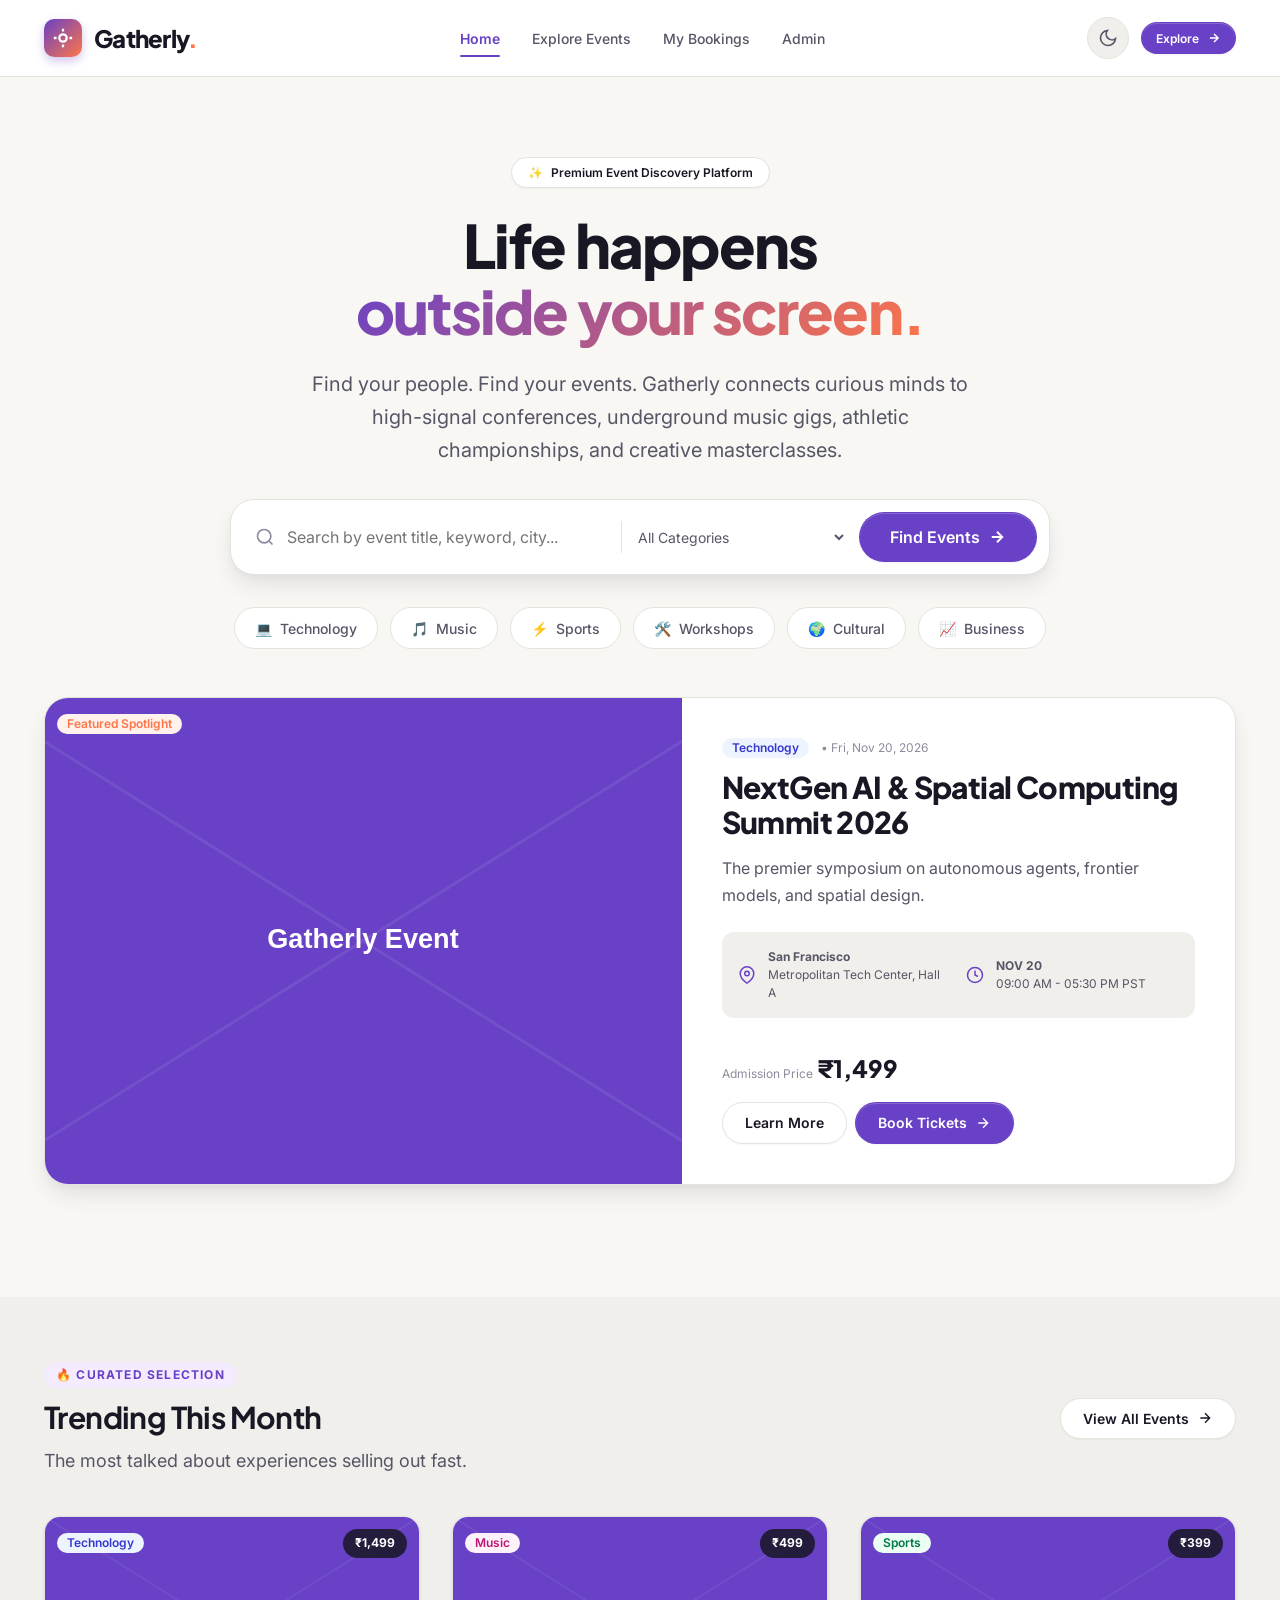
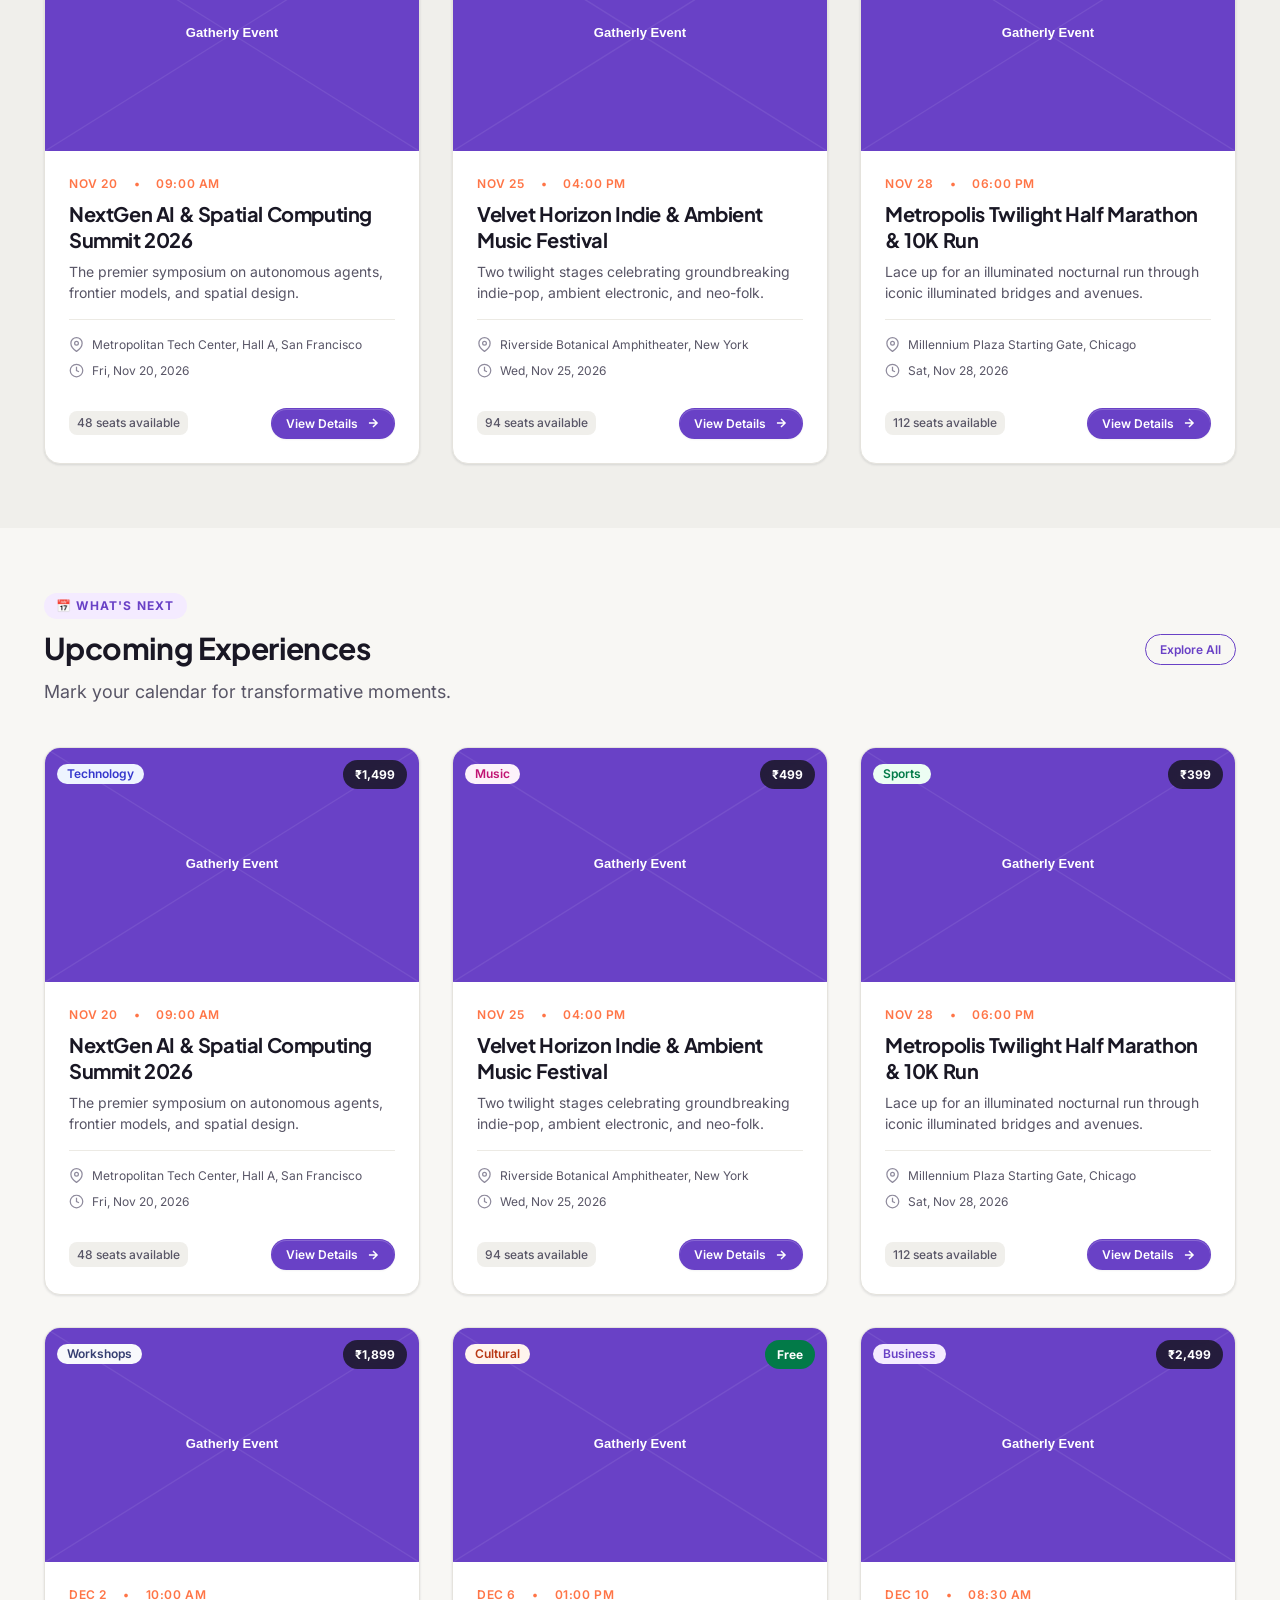
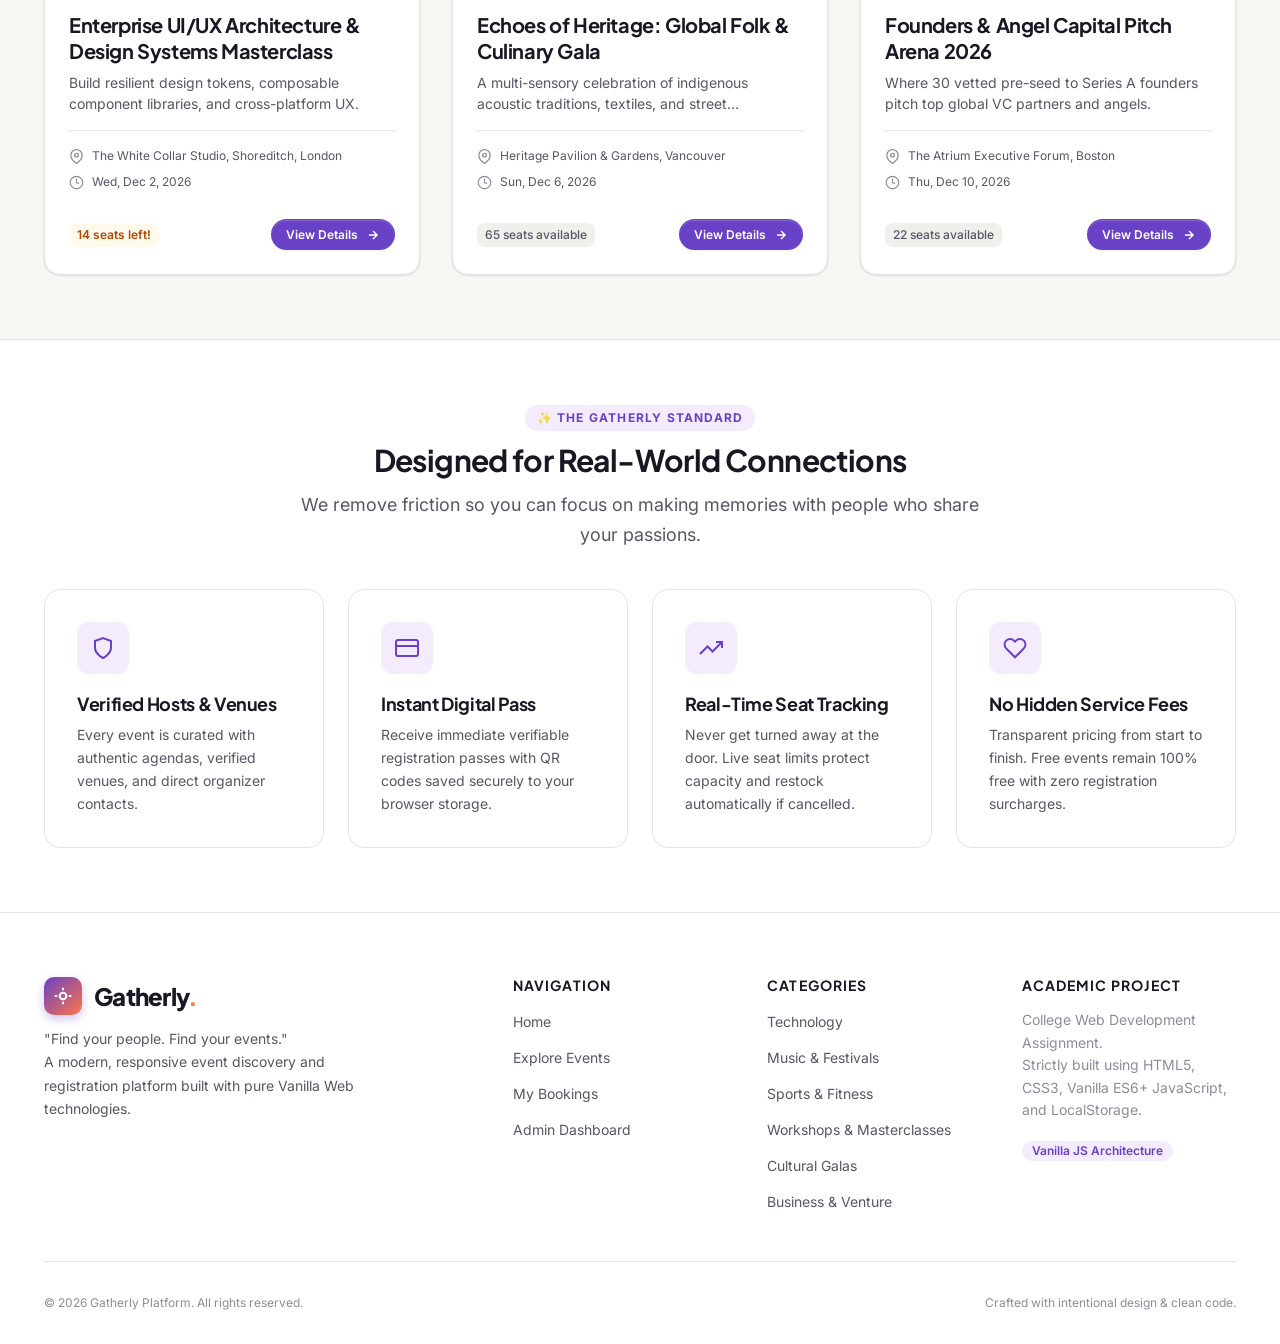
<file: index.html>
<!DOCTYPE html>
<html lang="en" data-theme="light">
<head>
  <meta charset="UTF-8">
  <meta name="viewport" content="width=device-width, initial-scale=1.0">
  <title>Gatherly – Find your people. Find your events.</title>
  <meta name="description" content="Discover, register, and experience curated events in Technology, Music, Sports, Workshops, Culture, and Business.">
  <link rel="icon" type="image/svg+xml" href="assets/favicon.svg">

  <!-- Google Fonts: Inter & Plus Jakarta Sans -->
  <link rel="preconnect" href="https://fonts.googleapis.com">
  <link rel="preconnect" href="https://fonts.gstatic.com" crossorigin>
  <link href="https://fonts.googleapis.com/css2?family=Inter:wght@400;500;600;700&family=Plus+Jakarta+Sans:wght@600;700;800&display=swap" rel="stylesheet">

  <!-- Gatherly Design System -->
  <link rel="stylesheet" href="css/variables.css">
  <link rel="stylesheet" href="css/base.css">
  <link rel="stylesheet" href="css/components.css">
  <link rel="stylesheet" href="css/pages.css">
  <link rel="stylesheet" href="css/responsive.css">
</head>
<body>

  <!-- ==================== Navigation Bar ==================== -->
  <header class="navbar">
    <div class="container navbar-inner">
      <a href="index.html" class="brand-logo" aria-label="Gatherly Home">
        <div class="brand-logo-mark">
          <svg width="22" height="22" viewBox="0 0 24 24" fill="none" stroke="currentColor" stroke-width="2.5">
            <circle cx="12" cy="12" r="4"/>
            <path d="M12 2v3M12 19v3M2 12h3M19 12h3"/>
          </svg>
        </div>
        <span>Gatherly<span class="dot">.</span></span>
      </a>

      <nav class="nav-links" aria-label="Main Navigation">
        <a href="index.html" class="nav-link">Home</a>
        <a href="events.html" class="nav-link">Explore Events</a>
        <a href="bookings.html" class="nav-link">My Bookings</a>
        <a href="admin.html" class="nav-link">Admin</a>
      </nav>

      <div class="nav-actions">
        <!-- Dark/Light Mode Switcher -->
        <button class="theme-toggle-btn" aria-label="Toggle Dark/Light Mode" title="Toggle Theme">
          <svg width="20" height="20" viewBox="0 0 24 24" fill="none" stroke="currentColor" stroke-width="2"><path d="M21 12.79A9 9 0 1 1 11.21 3 7 7 0 0 0 21 12.79z"/></svg>
        </button>

        <a href="events.html" class="btn btn-primary btn-sm">
          <span>Explore</span>
          <svg width="14" height="14" viewBox="0 0 24 24" fill="none" stroke="currentColor" stroke-width="2.5"><path d="M5 12h14M12 5l7 7-7 7"/></svg>
        </a>

        <!-- Mobile Drawer Hamburger -->
        <button class="mobile-menu-btn" aria-label="Open mobile menu" aria-expanded="false">
          <svg width="22" height="22" viewBox="0 0 24 24" fill="none" stroke="currentColor" stroke-width="2"><path d="M3 12h18M3 6h18M3 18h18"/></svg>
        </button>
      </div>
    </div>

    <!-- Mobile Drawer -->
    <div class="mobile-nav" aria-label="Mobile Navigation">
      <a href="index.html" class="nav-link">Home</a>
      <a href="events.html" class="nav-link">Explore Events</a>
      <a href="bookings.html" class="nav-link">My Bookings</a>
      <a href="admin.html" class="nav-link">Admin Dashboard</a>
      <div style="margin-top: 1rem;">
        <a href="events.html" class="btn btn-primary w-full">Browse All Events</a>
      </div>
    </div>
  </header>

  <main>
    <!-- ==================== Hero Section ==================== -->
    <section class="hero-section">
      <div class="hero-glow"></div>
      <div class="container">
        <div class="hero-content">
          <div class="hero-badge">
            <span class="sparkle">✨</span>
            <span>Premium Event Discovery Platform</span>
          </div>

          <h1 class="hero-title">
            Life happens <br><span class="highlight">outside your screen.</span>
          </h1>

          <p class="hero-desc">
            Find your people. Find your events. Gatherly connects curious minds to high-signal conferences, underground music gigs, athletic championships, and creative masterclasses.
          </p>

          <!-- Hero Search Card -->
          <form id="hero-search-form" class="hero-search-card" role="search">
            <div class="hero-search-input-wrapper">
              <svg width="20" height="20" viewBox="0 0 24 24" fill="none" stroke="currentColor" stroke-width="2"><circle cx="11" cy="11" r="8"/><path d="m21 21-4.35-4.35"/></svg>
              <input 
                type="text" 
                id="hero-search-query" 
                class="hero-search-input" 
                placeholder="Search by event title, keyword, city..." 
                aria-label="Search events"
              >
            </div>

            <div class="hero-search-divider"></div>

            <div class="hero-search-select-wrapper">
              <select id="hero-search-category" class="hero-search-select" aria-label="Filter by category">
                <option value="all">All Categories</option>
                <option value="technology">Technology</option>
                <option value="music">Music</option>
                <option value="sports">Sports</option>
                <option value="workshops">Workshops</option>
                <option value="cultural">Cultural</option>
                <option value="business">Business</option>
              </select>
            </div>

            <button type="submit" class="btn btn-primary btn-lg">
              <span>Find Events</span>
              <svg width="18" height="18" viewBox="0 0 24 24" fill="none" stroke="currentColor" stroke-width="2.5"><path d="M5 12h14M12 5l7 7-7 7"/></svg>
            </button>
          </form>

          <!-- Category Quick Filter Pills -->
          <div class="categories-pills-wrap">
            <a href="events.html?cat=technology" class="cat-pill">
              <span>💻</span> Technology
            </a>
            <a href="events.html?cat=music" class="cat-pill">
              <span>🎵</span> Music
            </a>
            <a href="events.html?cat=sports" class="cat-pill">
              <span>⚡</span> Sports
            </a>
            <a href="events.html?cat=workshops" class="cat-pill">
              <span>🛠️</span> Workshops
            </a>
            <a href="events.html?cat=cultural" class="cat-pill">
              <span>🌍</span> Cultural
            </a>
            <a href="events.html?cat=business" class="cat-pill">
              <span>📈</span> Business
            </a>
          </div>
        </div>

        <!-- Featured Spotlight Event Section -->
        <div id="featured-event-container">
          <!-- Populated dynamically by main.js -->
        </div>
      </div>
    </section>

    <!-- ==================== Trending Events ==================== -->
    <section class="section" style="background-color: var(--color-surface-sunken);">
      <div class="container">
        <div class="section-header flex items-center justify-between flex-wrap gap-4">
          <div>
            <span class="section-eyebrow">🔥 Curated Selection</span>
            <h2 class="section-title">Trending This Month</h2>
            <p class="section-subtitle">The most talked about experiences selling out fast.</p>
          </div>
          <a href="events.html" class="btn btn-secondary">
            View All Events
            <svg width="16" height="16" viewBox="0 0 24 24" fill="none" stroke="currentColor" stroke-width="2"><path d="M5 12h14M12 5l7 7-7 7"/></svg>
          </a>
        </div>

        <div id="trending-events-grid" class="events-grid">
          <!-- Populated dynamically by main.js -->
        </div>
      </div>
    </section>

    <!-- ==================== Upcoming Events ==================== -->
    <section class="section">
      <div class="container">
        <div class="section-header flex items-center justify-between flex-wrap gap-4">
          <div>
            <span class="section-eyebrow">📅 What's Next</span>
            <h2 class="section-title">Upcoming Experiences</h2>
            <p class="section-subtitle">Mark your calendar for transformative moments.</p>
          </div>
          <div class="flex items-center gap-2">
            <a href="events.html" class="btn btn-outline btn-sm">Explore All</a>
          </div>
        </div>

        <div id="upcoming-events-grid" class="events-grid">
          <!-- Populated dynamically by main.js -->
        </div>
      </div>
    </section>

    <!-- ==================== Why Gatherly / Value Strip ==================== -->
    <section class="section" style="border-top: 1px solid var(--color-border); background-color: var(--color-surface);">
      <div class="container">
        <div class="section-header text-center">
          <span class="section-eyebrow">✨ The Gatherly Standard</span>
          <h2 class="section-title">Designed for Real-World Connections</h2>
          <p class="section-subtitle">We remove friction so you can focus on making memories with people who share your passions.</p>
        </div>

        <div class="features-grid">
          <div class="feature-box">
            <div class="feature-icon-wrapper">
              <svg width="24" height="24" viewBox="0 0 24 24" fill="none" stroke="currentColor" stroke-width="2"><path d="M12 22s8-4 8-10V5l-8-3-8 3v7c0 6 8 10 8 10z"/></svg>
            </div>
            <h3 class="feature-title">Verified Hosts & Venues</h3>
            <p class="feature-desc">Every event is curated with authentic agendas, verified venues, and direct organizer contacts.</p>
          </div>

          <div class="feature-box">
            <div class="feature-icon-wrapper">
              <svg width="24" height="24" viewBox="0 0 24 24" fill="none" stroke="currentColor" stroke-width="2"><rect x="1" y="4" width="22" height="16" rx="2" ry="2"/><line x1="1" y1="10" x2="23" y2="10"/></svg>
            </div>
            <h3 class="feature-title">Instant Digital Pass</h3>
            <p class="feature-desc">Receive immediate verifiable registration passes with QR codes saved securely to your browser storage.</p>
          </div>

          <div class="feature-box">
            <div class="feature-icon-wrapper">
              <svg width="24" height="24" viewBox="0 0 24 24" fill="none" stroke="currentColor" stroke-width="2"><polyline points="23 6 13.5 15.5 8.5 10.5 1 18"/><polyline points="17 6 23 6 23 12"/></svg>
            </div>
            <h3 class="feature-title">Real-Time Seat Tracking</h3>
            <p class="feature-desc">Never get turned away at the door. Live seat limits protect capacity and restock automatically if cancelled.</p>
          </div>

          <div class="feature-box">
            <div class="feature-icon-wrapper">
              <svg width="24" height="24" viewBox="0 0 24 24" fill="none" stroke="currentColor" stroke-width="2"><path d="M20.84 4.61a5.5 5.5 0 0 0-7.78 0L12 5.67l-1.06-1.06a5.5 5.5 0 0 0-7.78 7.78l1.06 1.06L12 21.23l7.78-7.78 1.06-1.06a5.5 5.5 0 0 0 0-7.78z"/></svg>
            </div>
            <h3 class="feature-title">No Hidden Service Fees</h3>
            <p class="feature-desc">Transparent pricing from start to finish. Free events remain 100% free with zero registration surcharges.</p>
          </div>
        </div>
      </div>
    </section>
  </main>

  <!-- ==================== Footer ==================== -->
  <footer class="footer">
    <div class="container">
      <div class="footer-grid">
        <div class="footer-brand">
          <a href="index.html" class="brand-logo">
            <div class="brand-logo-mark">
              <svg width="20" height="20" viewBox="0 0 24 24" fill="none" stroke="currentColor" stroke-width="2.5">
                <circle cx="12" cy="12" r="4"/>
                <path d="M12 2v3M12 19v3M2 12h3M19 12h3"/>
              </svg>
            </div>
            <span>Gatherly<span class="dot">.</span></span>
          </a>
          <p>
            "Find your people. Find your events." <br>
            A modern, responsive event discovery and registration platform built with pure Vanilla Web technologies.
          </p>
        </div>

        <div>
          <h4 class="footer-heading">Navigation</h4>
          <ul class="footer-links">
            <li><a href="index.html" class="footer-link">Home</a></li>
            <li><a href="events.html" class="footer-link">Explore Events</a></li>
            <li><a href="bookings.html" class="footer-link">My Bookings</a></li>
            <li><a href="admin.html" class="footer-link">Admin Dashboard</a></li>
          </ul>
        </div>

        <div>
          <h4 class="footer-heading">Categories</h4>
          <ul class="footer-links">
            <li><a href="events.html?cat=technology" class="footer-link">Technology</a></li>
            <li><a href="events.html?cat=music" class="footer-link">Music & Festivals</a></li>
            <li><a href="events.html?cat=sports" class="footer-link">Sports & Fitness</a></li>
            <li><a href="events.html?cat=workshops" class="footer-link">Workshops & Masterclasses</a></li>
            <li><a href="events.html?cat=cultural" class="footer-link">Cultural Galas</a></li>
            <li><a href="events.html?cat=business" class="footer-link">Business & Venture</a></li>
          </ul>
        </div>

        <div>
          <h4 class="footer-heading">Academic Project</h4>
          <p class="text-sm text-muted" style="line-height: 1.6;">
            College Web Development Assignment.<br>
            Strictly built using HTML5, CSS3, Vanilla ES6+ JavaScript, and LocalStorage.
          </p>
          <div style="margin-top: 1rem;">
            <span class="badge badge-primary">Vanilla JS Architecture</span>
          </div>
        </div>
      </div>

      <div class="footer-bottom">
        <div>
          © 2026 Gatherly Platform. All rights reserved.
        </div>
        <div class="flex items-center gap-4">
          <span>Crafted with intentional design & clean code.</span>
        </div>
      </div>
    </div>
  </footer>

  <!-- Scripts -->
  <script src="js/data.js"></script>
  <script src="js/storage.js"></script>
  <script src="js/toast.js"></script>
  <script src="js/theme.js"></script>
  <script src="js/navbar.js"></script>
  <script src="js/card-builder.js"></script>
  <script src="js/main.js"></script>
</body>
</html>
</file>
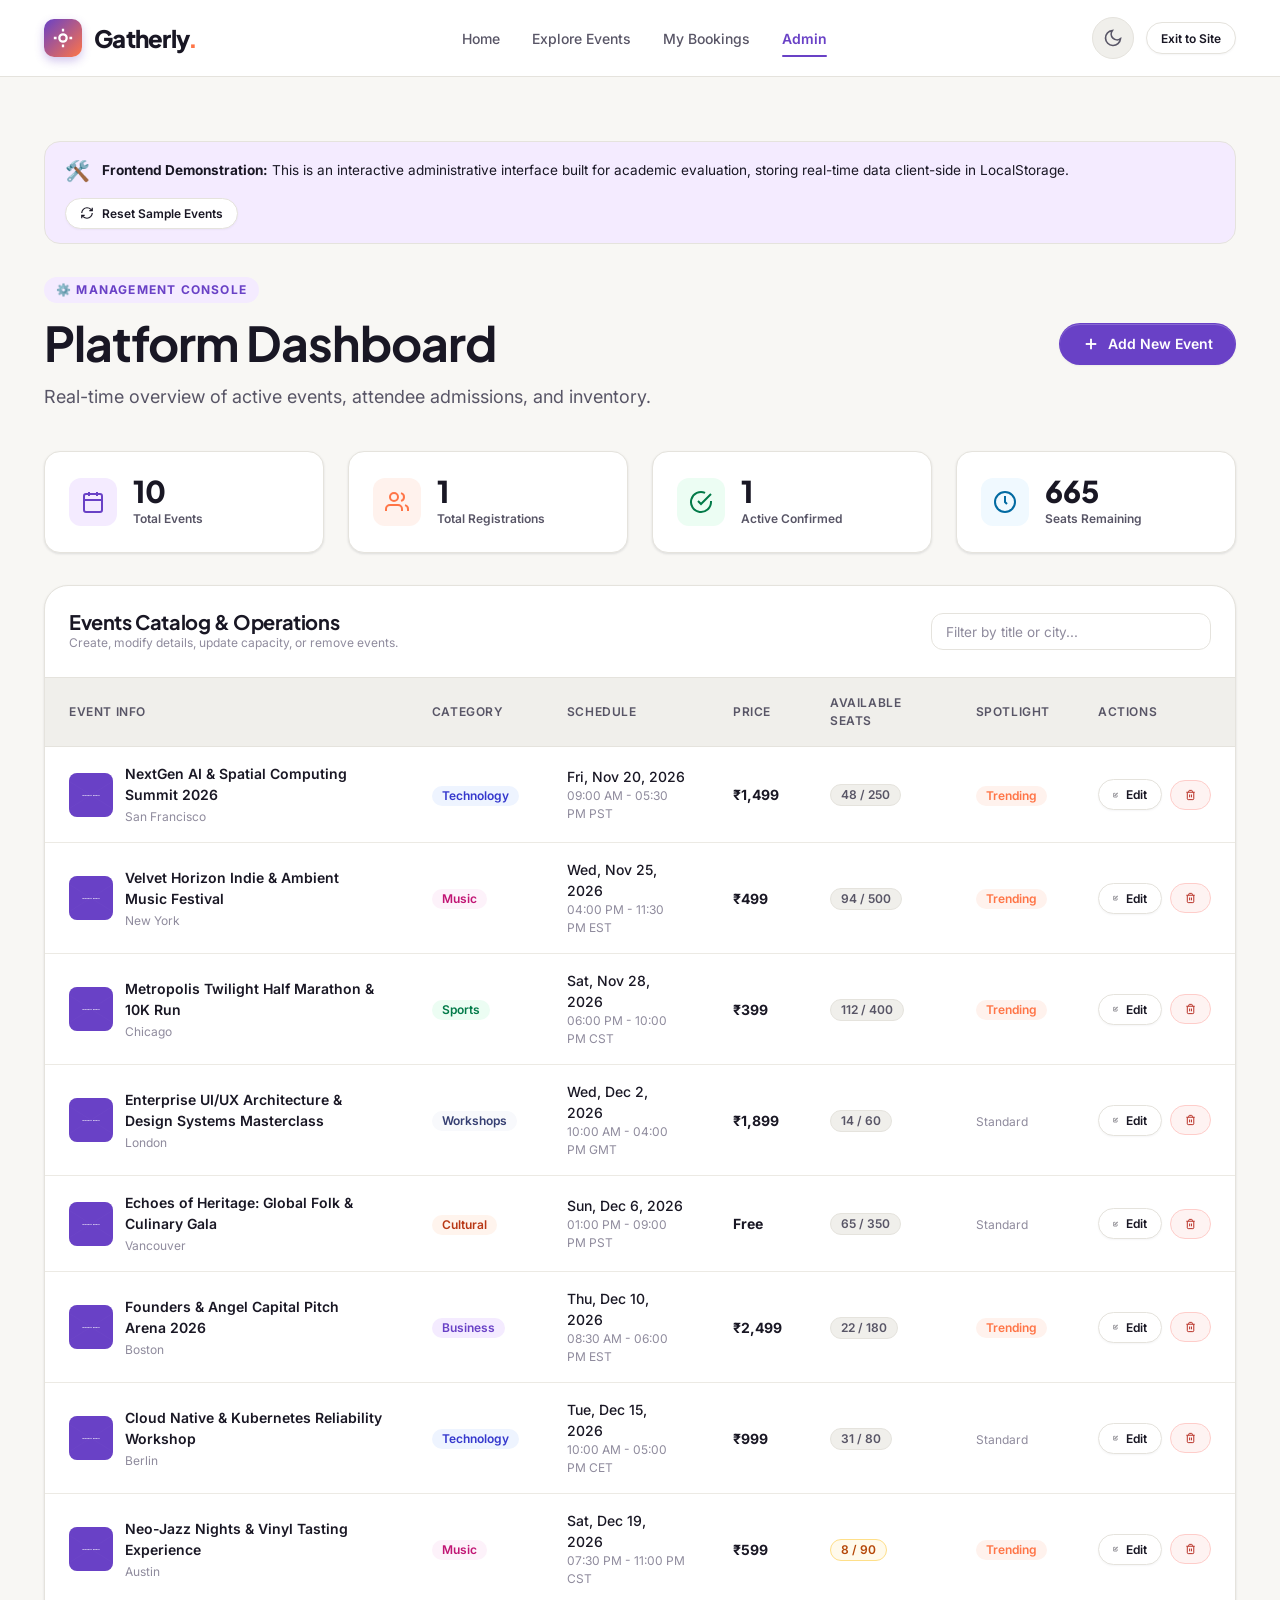
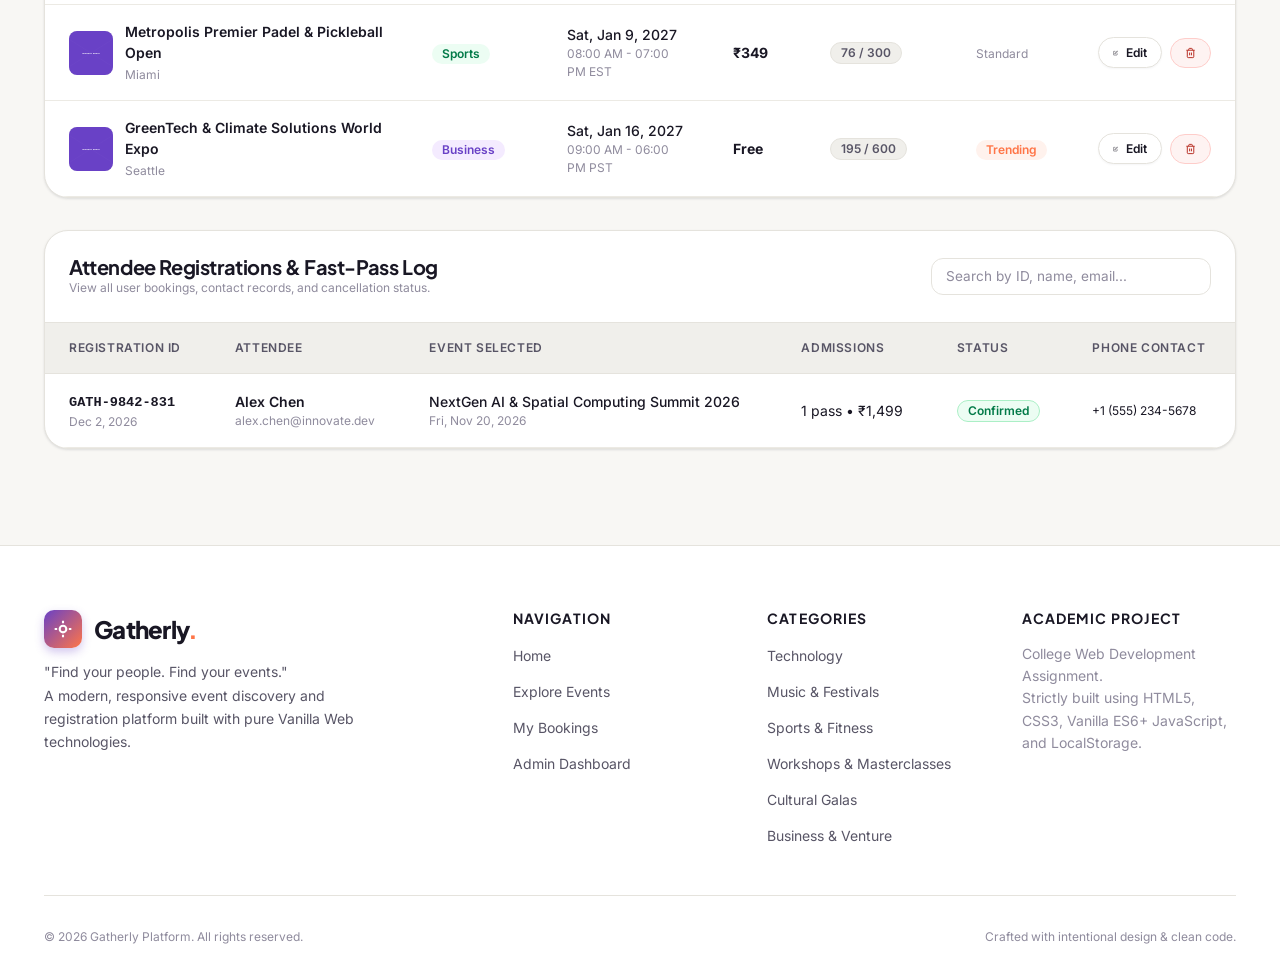
<file: admin.html>
<!DOCTYPE html>
<html lang="en" data-theme="light">
<head>
  <meta charset="UTF-8">
  <meta name="viewport" content="width=device-width, initial-scale=1.0">
  <title>Admin Dashboard – Gatherly</title>
  <meta name="description" content="Manage events, inspect attendee registrations, and configure platform settings on Gatherly.">
  <link rel="icon" type="image/svg+xml" href="assets/favicon.svg">

  <!-- Google Fonts: Inter & Plus Jakarta Sans -->
  <link rel="preconnect" href="https://fonts.googleapis.com">
  <link rel="preconnect" href="https://fonts.gstatic.com" crossorigin>
  <link href="https://fonts.googleapis.com/css2?family=Inter:wght@400;500;600;700&family=Plus+Jakarta+Sans:wght@600;700;800&display=swap" rel="stylesheet">

  <!-- Gatherly Design System -->
  <link rel="stylesheet" href="css/variables.css">
  <link rel="stylesheet" href="css/base.css">
  <link rel="stylesheet" href="css/components.css">
  <link rel="stylesheet" href="css/pages.css">
  <link rel="stylesheet" href="css/responsive.css">
</head>
<body>

  <!-- ==================== Navigation Bar ==================== -->
  <header class="navbar">
    <div class="container navbar-inner">
      <a href="index.html" class="brand-logo" aria-label="Gatherly Home">
        <div class="brand-logo-mark">
          <svg width="22" height="22" viewBox="0 0 24 24" fill="none" stroke="currentColor" stroke-width="2.5">
            <circle cx="12" cy="12" r="4"/>
            <path d="M12 2v3M12 19v3M2 12h3M19 12h3"/>
          </svg>
        </div>
        <span>Gatherly<span class="dot">.</span></span>
      </a>

      <nav class="nav-links" aria-label="Main Navigation">
        <a href="index.html" class="nav-link">Home</a>
        <a href="events.html" class="nav-link">Explore Events</a>
        <a href="bookings.html" class="nav-link">My Bookings</a>
        <a href="admin.html" class="nav-link active">Admin</a>
      </nav>

      <div class="nav-actions">
        <!-- Theme Toggle -->
        <button class="theme-toggle-btn" aria-label="Toggle Dark/Light Mode" title="Toggle Theme">
          <svg width="20" height="20" viewBox="0 0 24 24" fill="none" stroke="currentColor" stroke-width="2"><path d="M21 12.79A9 9 0 1 1 11.21 3 7 7 0 0 0 21 12.79z"/></svg>
        </button>

        <a href="index.html" class="btn btn-secondary btn-sm">
          <span>Exit to Site</span>
        </a>

        <!-- Mobile Drawer Hamburger -->
        <button class="mobile-menu-btn" aria-label="Open mobile menu" aria-expanded="false">
          <svg width="22" height="22" viewBox="0 0 24 24" fill="none" stroke="currentColor" stroke-width="2"><path d="M3 12h18M3 6h18M3 18h18"/></svg>
        </button>
      </div>
    </div>

    <!-- Mobile Drawer -->
    <div class="mobile-nav" aria-label="Mobile Navigation">
      <a href="index.html" class="nav-link">Home</a>
      <a href="events.html" class="nav-link">Explore Events</a>
      <a href="bookings.html" class="nav-link">My Bookings</a>
      <a href="admin.html" class="nav-link active">Admin Dashboard</a>
    </div>
  </header>

  <main class="section">
    <div class="container">
      
      <!-- Academic Disclaimer Notice -->
      <div style="background-color: var(--color-primary-light); border: 1px solid var(--color-border); border-radius: var(--radius-lg); padding: 0.85rem 1.25rem; margin-bottom: 2rem; display: flex; align-items: center; justify-content: space-between; flex-wrap: wrap; gap: 0.75rem;">
        <div style="display: flex; align-items: center; gap: 0.75rem;">
          <span style="font-size: 1.25rem;">🛠️</span>
          <div style="font-size: 0.85rem; color: var(--color-text);">
            <strong>Frontend Demonstration:</strong> This is an interactive administrative interface built for academic evaluation, storing real-time data client-side in LocalStorage.
          </div>
        </div>
        <button id="reset-sample-data-btn" class="btn btn-secondary btn-sm" title="Restore default 10 events">
          <svg width="14" height="14" viewBox="0 0 24 24" fill="none" stroke="currentColor" stroke-width="2"><path d="M3 12a9 9 0 0 1 9-9 9.75 9.75 0 0 1 6.74 2.74L21 8"/><path d="M21 3v5h-5"/><path d="M21 12a9 9 0 0 1-9 9 9.75 9.75 0 0 1-6.74-2.74L3 16"/><path d="M3 21v-5h5"/></svg>
          Reset Sample Events
        </button>
      </div>

      <!-- Dashboard Header -->
      <div class="section-header flex items-center justify-between flex-wrap gap-4">
        <div>
          <span class="section-eyebrow">⚙️ Management Console</span>
          <h1 class="section-title">Platform Dashboard</h1>
          <p class="section-subtitle">Real-time overview of active events, attendee admissions, and inventory.</p>
        </div>
        <button id="open-add-event-modal-btn" class="btn btn-primary">
          <svg width="18" height="18" viewBox="0 0 24 24" fill="none" stroke="currentColor" stroke-width="2.5"><line x1="12" y1="5" x2="12" y2="19"/><line x1="5" y1="12" x2="19" y2="12"/></svg>
          Add New Event
        </button>
      </div>

      <!-- Overview Stats Grid -->
      <div class="admin-stats-grid">
        <div class="admin-stat-card">
          <div class="admin-stat-icon" style="background-color: var(--color-primary-light); color: var(--color-primary);">
            <svg width="24" height="24" viewBox="0 0 24 24" fill="none" stroke="currentColor" stroke-width="2"><rect x="3" y="4" width="18" height="18" rx="2" ry="2"/><line x1="16" y1="2" x2="16" y2="6"/><line x1="8" y1="2" x2="8" y2="6"/><line x1="3" y1="10" x2="21" y2="10"/></svg>
          </div>
          <div>
            <div id="stat-total-events" class="admin-stat-val">0</div>
            <div class="admin-stat-label">Total Events</div>
          </div>
        </div>

        <div class="admin-stat-card">
          <div class="admin-stat-icon" style="background-color: var(--color-accent-light); color: var(--color-accent);">
            <svg width="24" height="24" viewBox="0 0 24 24" fill="none" stroke="currentColor" stroke-width="2"><path d="M17 21v-2a4 4 0 0 0-4-4H5a4 4 0 0 0-4 4v2"/><circle cx="9" cy="7" r="4"/><path d="M23 21v-2a4 4 0 0 0-3-3.87"/><path d="M16 3.13a4 4 0 0 1 0 7.75"/></svg>
          </div>
          <div>
            <div id="stat-total-registrations" class="admin-stat-val">0</div>
            <div class="admin-stat-label">Total Registrations</div>
          </div>
        </div>

        <div class="admin-stat-card">
          <div class="admin-stat-icon" style="background-color: var(--color-success-bg); color: var(--color-success);">
            <svg width="24" height="24" viewBox="0 0 24 24" fill="none" stroke="currentColor" stroke-width="2"><path d="M22 11.08V12a10 10 0 1 1-5.93-9.14"/><polyline points="22 4 12 14.01 9 11.01"/></svg>
          </div>
          <div>
            <div id="stat-active-bookings" class="admin-stat-val">0</div>
            <div class="admin-stat-label">Active Confirmed</div>
          </div>
        </div>

        <div class="admin-stat-card">
          <div class="admin-stat-icon" style="background-color: var(--color-info-bg); color: var(--color-info);">
            <svg width="24" height="24" viewBox="0 0 24 24" fill="none" stroke="currentColor" stroke-width="2"><circle cx="12" cy="12" r="10"/><polyline points="12 6 12 12 14 14"/></svg>
          </div>
          <div>
            <div id="stat-available-seats" class="admin-stat-val">0</div>
            <div class="admin-stat-label">Seats Remaining</div>
          </div>
        </div>
      </div>

      <!-- ================= SECTION 1: EVENTS MANAGEMENT ================= -->
      <div class="admin-card">
        <div class="admin-card-header">
          <div>
            <h2 style="font-size: 1.25rem; font-weight: 700;">Events Catalog & Operations</h2>
            <p class="text-xs text-muted">Create, modify details, update capacity, or remove events.</p>
          </div>

          <div style="width: 280px; max-width: 100%;">
            <input 
              type="text" 
              id="admin-events-search" 
              class="form-input" 
              placeholder="Filter by title or city..." 
              style="padding: 0.45rem 0.85rem; font-size: 0.85rem;"
              aria-label="Filter events table"
            >
          </div>
        </div>

        <div class="table-responsive">
          <table class="data-table" aria-label="Events Table">
            <thead>
              <tr>
                <th>Event Info</th>
                <th>Category</th>
                <th>Schedule</th>
                <th>Price</th>
                <th>Available Seats</th>
                <th>Spotlight</th>
                <th>Actions</th>
              </tr>
            </thead>
            <tbody id="admin-events-tbody">
              <!-- Rendered by admin.js -->
            </tbody>
          </table>
        </div>
      </div>

      <!-- ================= SECTION 2: ATTENDEE REGISTRATIONS ================= -->
      <div class="admin-card">
        <div class="admin-card-header">
          <div>
            <h2 style="font-size: 1.25rem; font-weight: 700;">Attendee Registrations & Fast-Pass Log</h2>
            <p class="text-xs text-muted">View all user bookings, contact records, and cancellation status.</p>
          </div>

          <div style="width: 280px; max-width: 100%;">
            <input 
              type="text" 
              id="admin-bookings-search" 
              class="form-input" 
              placeholder="Search by ID, name, email..." 
              style="padding: 0.45rem 0.85rem; font-size: 0.85rem;"
              aria-label="Filter bookings table"
            >
          </div>
        </div>

        <div class="table-responsive">
          <table class="data-table" aria-label="Registrations Table">
            <thead>
              <tr>
                <th>Registration ID</th>
                <th>Attendee</th>
                <th>Event Selected</th>
                <th>Admissions</th>
                <th>Status</th>
                <th>Phone Contact</th>
              </tr>
            </thead>
            <tbody id="admin-bookings-tbody">
              <!-- Rendered by admin.js -->
            </tbody>
          </table>
        </div>
      </div>

    </div>
  </main>

  <!-- ==================== ADD / EDIT EVENT MODAL ==================== -->
  <div id="event-modal-backdrop" class="modal-backdrop" role="dialog" aria-modal="true" aria-labelledby="event-modal-title">
    <div class="modal-container" style="max-width: 640px;">
      <div class="modal-header">
        <h3 id="event-modal-title" class="modal-title">Add New Event</h3>
        <button class="modal-close close-event-modal" aria-label="Close dialog">
          <svg width="16" height="16" viewBox="0 0 24 24" fill="none" stroke="currentColor" stroke-width="2"><path d="M18 6L6 18M6 6l12 12"/></svg>
        </button>
      </div>

      <form id="admin-event-form">
        <div class="modal-body">
          <input type="hidden" id="admin-event-id">

          <!-- Title -->
          <div class="form-group">
            <label for="admin-event-title" class="form-label form-label-required">Event Title</label>
            <input type="text" id="admin-event-title" class="form-input" required placeholder="e.g. NextGen AI Summit 2026">
          </div>

          <!-- Category & Date Grid -->
          <div style="display: grid; grid-template-columns: 1fr 1fr; gap: 1rem;">
            <div class="form-group">
              <label for="admin-event-category" class="form-label form-label-required">Category</label>
              <select id="admin-event-category" class="form-select" required>
                <option value="technology">Technology</option>
                <option value="music">Music</option>
                <option value="sports">Sports</option>
                <option value="workshops">Workshops</option>
                <option value="cultural">Cultural</option>
                <option value="business">Business</option>
              </select>
            </div>

            <div class="form-group">
              <label for="admin-event-date" class="form-label form-label-required">Date</label>
              <input type="date" id="admin-event-date" class="form-input" required>
            </div>
          </div>

          <!-- Time & Venue Grid -->
          <div style="display: grid; grid-template-columns: 1fr 1fr; gap: 1rem;">
            <div class="form-group">
              <label for="admin-event-time" class="form-label form-label-required">Time / Schedule</label>
              <input type="text" id="admin-event-time" class="form-input" required placeholder="e.g. 09:00 AM - 05:00 PM">
            </div>

            <div class="form-group">
              <label for="admin-event-city" class="form-label form-label-required">City</label>
              <input type="text" id="admin-event-city" class="form-input" required placeholder="e.g. San Francisco">
            </div>
          </div>

          <div class="form-group">
            <label for="admin-event-venue" class="form-label form-label-required">Venue Location</label>
            <input type="text" id="admin-event-venue" class="form-input" required placeholder="e.g. Grand Auditorium, Silicon Center">
          </div>

          <!-- Price & Seats Grid -->
          <div style="display: grid; grid-template-columns: 1fr 1fr; gap: 1rem;">
            <div class="form-group">
              <label for="admin-event-price" class="form-label form-label-required">Price (₹ INR, 0 for Free)</label>
              <input type="number" id="admin-event-price" class="form-input" min="0" step="1" required value="0">
            </div>

            <div class="form-group">
              <label for="admin-event-seats" class="form-label form-label-required">Total Seat Capacity</label>
              <input type="number" id="admin-event-seats" class="form-input" min="1" step="1" required value="100">
            </div>
          </div>

          <!-- Cover Image URL -->
          <div class="form-group">
            <label for="admin-event-image" class="form-label">Cover Image URL (Unsplash or direct image)</label>
            <input type="url" id="admin-event-image" class="form-input" placeholder="https://images.unsplash.com/photo-...">
            <span class="form-hint">Leave blank to use a reliable curated default fallback cover.</span>
          </div>

          <!-- Short Tagline -->
          <div class="form-group">
            <label for="admin-event-tagline" class="form-label">Short Tagline</label>
            <input type="text" id="admin-event-tagline" class="form-input" placeholder="A one-sentence hook for cards">
          </div>

          <!-- Description -->
          <div class="form-group">
            <label for="admin-event-desc" class="form-label form-label-required">Full Event Description</label>
            <textarea id="admin-event-desc" class="form-textarea" required placeholder="Provide comprehensive details about this event, speaker lineup, and highlights..."></textarea>
          </div>
        </div>

        <div class="modal-footer">
          <button type="button" class="btn btn-secondary close-event-modal">Cancel</button>
          <button type="submit" class="btn btn-primary">Save Event</button>
        </div>
      </form>
    </div>
  </div>

  <!-- ==================== DELETE CONFIRMATION MODAL ==================== -->
  <div id="delete-modal-backdrop" class="modal-backdrop" role="dialog" aria-modal="true" aria-labelledby="delete-dialog-title">
    <div class="modal-container">
      <div class="modal-header">
        <h3 id="delete-dialog-title" class="modal-title" style="color: var(--color-danger); display: flex; align-items: center; gap: 0.5rem;">
          <svg width="20" height="20" viewBox="0 0 24 24" fill="none" stroke="currentColor" stroke-width="2"><polyline points="3 6 5 6 21 6"/><path d="M19 6v14a2 2 0 0 1-2 2H7a2 2 0 0 1-2-2V6m3 0V4a2 2 0 0 1 2-2h4a2 2 0 0 1 2 2v2"/></svg>
          Delete Event
        </h3>
        <button class="modal-close close-delete-modal" aria-label="Close dialog">
          <svg width="16" height="16" viewBox="0 0 24 24" fill="none" stroke="currentColor" stroke-width="2"><path d="M18 6L6 18M6 6l12 12"/></svg>
        </button>
      </div>

      <div class="modal-body">
        <p style="margin-bottom: 0.75rem;">Are you sure you want to permanently delete this event?</p>
        <div style="background-color: var(--color-surface-sunken); padding: 1rem; border-radius: var(--radius-md); border-left: 3px solid var(--color-danger); margin-bottom: 1rem;">
          <strong id="delete-event-title" style="display: block;"></strong>
        </div>
        <p class="text-sm text-muted">
          This event will be removed from the discovery feed and local storage. Existing registered passes will remain in the log.
        </p>
      </div>

      <div class="modal-footer">
        <button class="btn btn-secondary close-delete-modal">Cancel</button>
        <button id="confirm-delete-event-btn" class="btn btn-danger">Yes, Delete Event</button>
      </div>
    </div>
  </div>

  <!-- ==================== Footer ==================== -->
  <footer class="footer">
    <div class="container">
      <div class="footer-grid">
        <div class="footer-brand">
          <a href="index.html" class="brand-logo">
            <div class="brand-logo-mark">
              <svg width="20" height="20" viewBox="0 0 24 24" fill="none" stroke="currentColor" stroke-width="2.5">
                <circle cx="12" cy="12" r="4"/>
                <path d="M12 2v3M12 19v3M2 12h3M19 12h3"/>
              </svg>
            </div>
            <span>Gatherly<span class="dot">.</span></span>
          </a>
          <p>
            "Find your people. Find your events." <br>
            A modern, responsive event discovery and registration platform built with pure Vanilla Web technologies.
          </p>
        </div>

        <div>
          <h4 class="footer-heading">Navigation</h4>
          <ul class="footer-links">
            <li><a href="index.html" class="footer-link">Home</a></li>
            <li><a href="events.html" class="footer-link">Explore Events</a></li>
            <li><a href="bookings.html" class="footer-link">My Bookings</a></li>
            <li><a href="admin.html" class="footer-link">Admin Dashboard</a></li>
          </ul>
        </div>

        <div>
          <h4 class="footer-heading">Categories</h4>
          <ul class="footer-links">
            <li><a href="events.html?cat=technology" class="footer-link">Technology</a></li>
            <li><a href="events.html?cat=music" class="footer-link">Music & Festivals</a></li>
            <li><a href="events.html?cat=sports" class="footer-link">Sports & Fitness</a></li>
            <li><a href="events.html?cat=workshops" class="footer-link">Workshops & Masterclasses</a></li>
            <li><a href="events.html?cat=cultural" class="footer-link">Cultural Galas</a></li>
            <li><a href="events.html?cat=business" class="footer-link">Business & Venture</a></li>
          </ul>
        </div>

        <div>
          <h4 class="footer-heading">Academic Project</h4>
          <p class="text-sm text-muted" style="line-height: 1.6;">
            College Web Development Assignment.<br>
            Strictly built using HTML5, CSS3, Vanilla ES6+ JavaScript, and LocalStorage.
          </p>
        </div>
      </div>

      <div class="footer-bottom">
        <div>
          © 2026 Gatherly Platform. All rights reserved.
        </div>
        <div>
          <span>Crafted with intentional design & clean code.</span>
        </div>
      </div>
    </div>
  </footer>

  <!-- Scripts -->
  <script src="js/data.js"></script>
  <script src="js/storage.js"></script>
  <script src="js/toast.js"></script>
  <script src="js/theme.js"></script>
  <script src="js/navbar.js"></script>
  <script src="js/admin.js"></script>
</body>
</html>
</file>
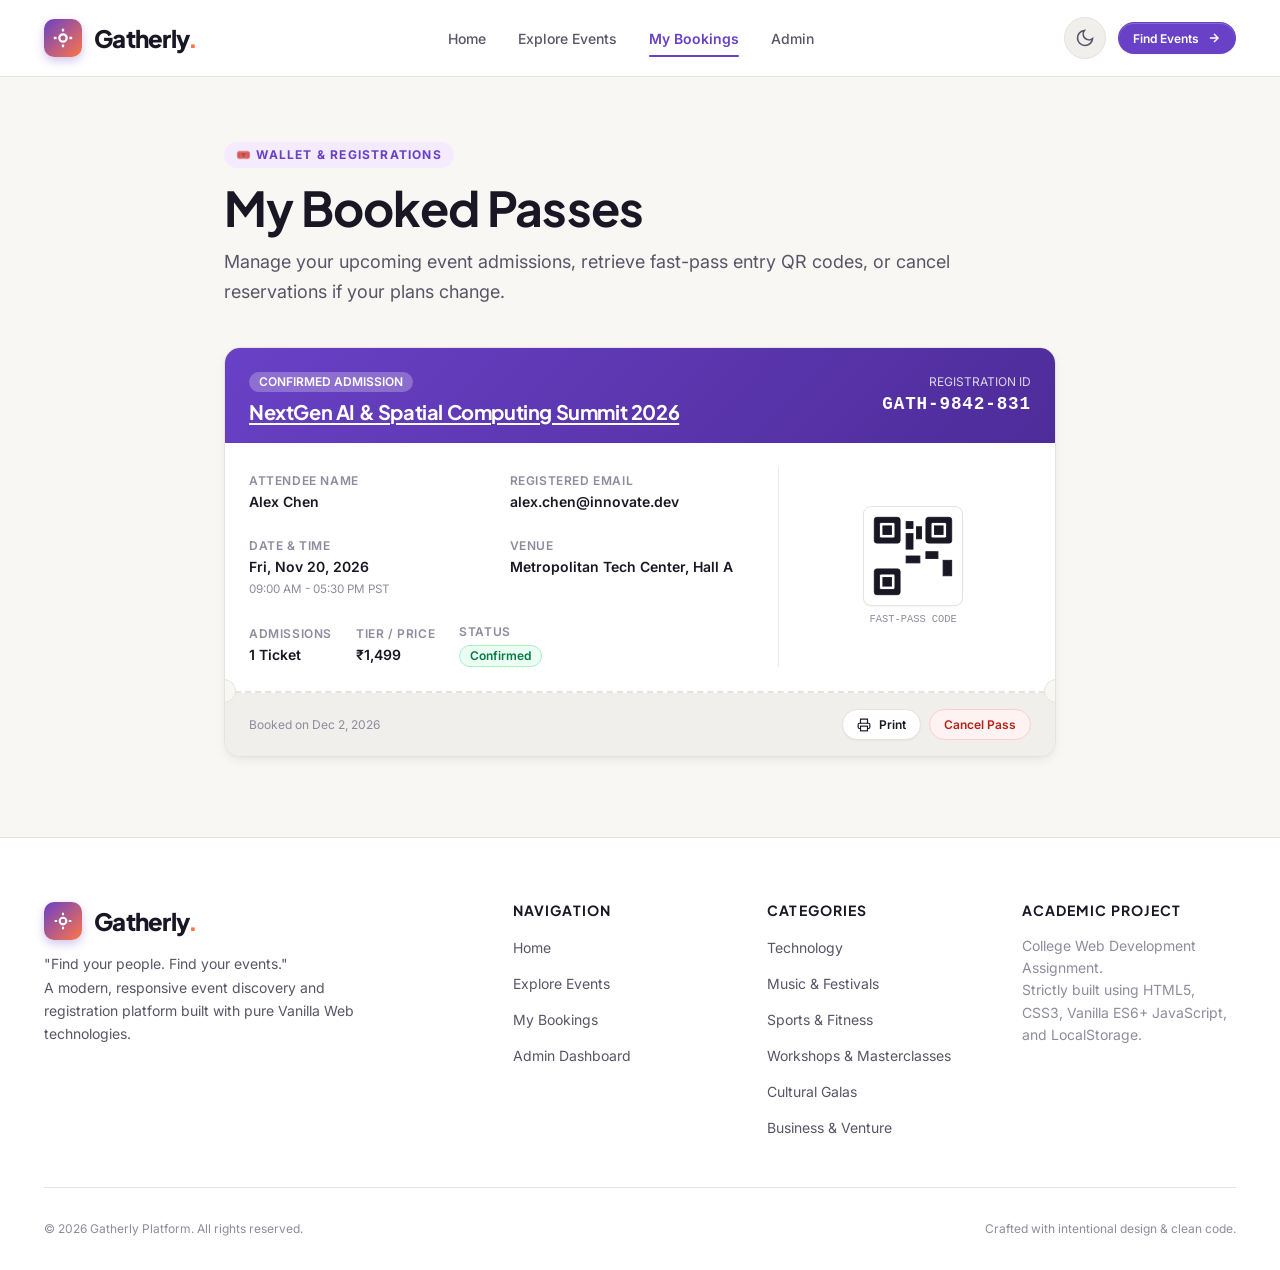
<file: bookings.html>
<!DOCTYPE html>
<html lang="en" data-theme="light">
<head>
  <meta charset="UTF-8">
  <meta name="viewport" content="width=device-width, initial-scale=1.0">
  <title>My Bookings – Gatherly</title>
  <meta name="description" content="View, manage, and download your confirmed event passes on Gatherly.">
  <link rel="icon" type="image/svg+xml" href="assets/favicon.svg">

  <!-- Google Fonts: Inter & Plus Jakarta Sans -->
  <link rel="preconnect" href="https://fonts.googleapis.com">
  <link rel="preconnect" href="https://fonts.gstatic.com" crossorigin>
  <link href="https://fonts.googleapis.com/css2?family=Inter:wght@400;500;600;700&family=Plus+Jakarta+Sans:wght@600;700;800&display=swap" rel="stylesheet">

  <!-- Gatherly Design System -->
  <link rel="stylesheet" href="css/variables.css">
  <link rel="stylesheet" href="css/base.css">
  <link rel="stylesheet" href="css/components.css">
  <link rel="stylesheet" href="css/pages.css">
  <link rel="stylesheet" href="css/responsive.css">
</head>
<body>

  <!-- ==================== Navigation Bar ==================== -->
  <header class="navbar">
    <div class="container navbar-inner">
      <a href="index.html" class="brand-logo" aria-label="Gatherly Home">
        <div class="brand-logo-mark">
          <svg width="22" height="22" viewBox="0 0 24 24" fill="none" stroke="currentColor" stroke-width="2.5">
            <circle cx="12" cy="12" r="4"/>
            <path d="M12 2v3M12 19v3M2 12h3M19 12h3"/>
          </svg>
        </div>
        <span>Gatherly<span class="dot">.</span></span>
      </a>

      <nav class="nav-links" aria-label="Main Navigation">
        <a href="index.html" class="nav-link">Home</a>
        <a href="events.html" class="nav-link">Explore Events</a>
        <a href="bookings.html" class="nav-link active">My Bookings</a>
        <a href="admin.html" class="nav-link">Admin</a>
      </nav>

      <div class="nav-actions">
        <!-- Theme Toggle -->
        <button class="theme-toggle-btn" aria-label="Toggle Dark/Light Mode" title="Toggle Theme">
          <svg width="20" height="20" viewBox="0 0 24 24" fill="none" stroke="currentColor" stroke-width="2"><path d="M21 12.79A9 9 0 1 1 11.21 3 7 7 0 0 0 21 12.79z"/></svg>
        </button>

        <a href="events.html" class="btn btn-primary btn-sm">
          <span>Find Events</span>
          <svg width="14" height="14" viewBox="0 0 24 24" fill="none" stroke="currentColor" stroke-width="2.5"><path d="M5 12h14M12 5l7 7-7 7"/></svg>
        </a>

        <!-- Mobile Drawer Hamburger -->
        <button class="mobile-menu-btn" aria-label="Open mobile menu" aria-expanded="false">
          <svg width="22" height="22" viewBox="0 0 24 24" fill="none" stroke="currentColor" stroke-width="2"><path d="M3 12h18M3 6h18M3 18h18"/></svg>
        </button>
      </div>
    </div>

    <!-- Mobile Drawer -->
    <div class="mobile-nav" aria-label="Mobile Navigation">
      <a href="index.html" class="nav-link">Home</a>
      <a href="events.html" class="nav-link">Explore Events</a>
      <a href="bookings.html" class="nav-link active">My Bookings</a>
      <a href="admin.html" class="nav-link">Admin Dashboard</a>
    </div>
  </header>

  <main class="section">
    <div class="container container-narrow">
      <div class="section-header">
        <span class="section-eyebrow">🎟️ Wallet & Registrations</span>
        <h1 class="section-title">My Booked Passes</h1>
        <p class="section-subtitle">
          Manage your upcoming event admissions, retrieve fast-pass entry QR codes, or cancel reservations if your plans change.
        </p>
      </div>

      <!-- Bookings List Container -->
      <div id="bookings-list-container">
        <!-- Rendered dynamically by bookings.js -->
      </div>

      <!-- Empty State View -->
      <div id="bookings-empty-state" class="empty-state" style="display: none;">
        <div class="empty-state-icon">
          <svg width="32" height="32" viewBox="0 0 24 24" fill="none" stroke="currentColor" stroke-width="2"><path d="M2 9a3 3 0 0 1 0 6v2a2 2 0 0 0 2 2h16a2 2 0 0 0 2-2v-2a3 3 0 0 1 0-6V7a2 2 0 0 0-2-2H4a2 2 0 0 0-2 2z"/><line x1="12" y1="9" x2="12" y2="15"/></svg>
        </div>
        <h2 class="empty-state-title">No bookings yet</h2>
        <p class="empty-state-desc">
          You haven't reserved any tickets yet. Explore our curated events across technology, music, sports, and culture to get started!
        </p>
        <a href="events.html" class="btn btn-primary">
          Explore Upcoming Events
          <svg width="16" height="16" viewBox="0 0 24 24" fill="none" stroke="currentColor" stroke-width="2"><path d="M5 12h14M12 5l7 7-7 7"/></svg>
        </a>
      </div>
    </div>
  </main>

  <!-- ==================== Cancellation Confirmation Modal ==================== -->
  <div id="cancel-modal-backdrop" class="modal-backdrop" role="dialog" aria-modal="true" aria-labelledby="modal-title">
    <div class="modal-container">
      <div class="modal-header">
        <h3 id="modal-title" class="modal-title" style="color: var(--color-danger); display: flex; align-items: center; gap: 0.5rem;">
          <svg width="22" height="22" viewBox="0 0 24 24" fill="none" stroke="currentColor" stroke-width="2"><path d="M10.29 3.86L1.82 18a2 2 0 0 0 1.71 3h16.94a2 2 0 0 0 1.71-3L13.71 3.86a2 2 0 0 0-3.42 0z"/><line x1="12" y1="9" x2="12" y2="13"/><line x1="12" y1="17" x2="12.01" y2="17"/></svg>
          Cancel Registration?
        </h3>
        <button class="modal-close close-cancel-modal" aria-label="Close dialog">
          <svg width="16" height="16" viewBox="0 0 24 24" fill="none" stroke="currentColor" stroke-width="2"><path d="M18 6L6 18M6 6l12 12"/></svg>
        </button>
      </div>

      <div class="modal-body">
        <p style="margin-bottom: 1rem;">
          Are you sure you want to cancel your registration for:
        </p>
        <div style="background-color: var(--color-surface-sunken); padding: 1rem; border-radius: var(--radius-md); border-left: 3px solid var(--color-danger); margin-bottom: 1rem;">
          <strong id="cancel-modal-event-title" style="display: block; font-size: 1rem; margin-bottom: 0.25rem;"></strong>
          <span style="font-size: 0.8rem; color: var(--color-text-muted); font-family: monospace;">Booking ID: <span id="cancel-modal-booking-id"></span></span>
        </div>
        <p class="text-sm text-muted">
          Your seat will be immediately released back into the public ticket pool so other community attendees can register. This action cannot be undone.
        </p>
      </div>

      <div class="modal-footer">
        <button class="btn btn-secondary close-cancel-modal">
          Keep My Booking
        </button>
        <button id="confirm-cancel-btn" class="btn btn-danger">
          Yes, Cancel Pass
        </button>
      </div>
    </div>
  </div>

  <!-- ==================== Footer ==================== -->
  <footer class="footer">
    <div class="container">
      <div class="footer-grid">
        <div class="footer-brand">
          <a href="index.html" class="brand-logo">
            <div class="brand-logo-mark">
              <svg width="20" height="20" viewBox="0 0 24 24" fill="none" stroke="currentColor" stroke-width="2.5">
                <circle cx="12" cy="12" r="4"/>
                <path d="M12 2v3M12 19v3M2 12h3M19 12h3"/>
              </svg>
            </div>
            <span>Gatherly<span class="dot">.</span></span>
          </a>
          <p>
            "Find your people. Find your events." <br>
            A modern, responsive event discovery and registration platform built with pure Vanilla Web technologies.
          </p>
        </div>

        <div>
          <h4 class="footer-heading">Navigation</h4>
          <ul class="footer-links">
            <li><a href="index.html" class="footer-link">Home</a></li>
            <li><a href="events.html" class="footer-link">Explore Events</a></li>
            <li><a href="bookings.html" class="footer-link">My Bookings</a></li>
            <li><a href="admin.html" class="footer-link">Admin Dashboard</a></li>
          </ul>
        </div>

        <div>
          <h4 class="footer-heading">Categories</h4>
          <ul class="footer-links">
            <li><a href="events.html?cat=technology" class="footer-link">Technology</a></li>
            <li><a href="events.html?cat=music" class="footer-link">Music & Festivals</a></li>
            <li><a href="events.html?cat=sports" class="footer-link">Sports & Fitness</a></li>
            <li><a href="events.html?cat=workshops" class="footer-link">Workshops & Masterclasses</a></li>
            <li><a href="events.html?cat=cultural" class="footer-link">Cultural Galas</a></li>
            <li><a href="events.html?cat=business" class="footer-link">Business & Venture</a></li>
          </ul>
        </div>

        <div>
          <h4 class="footer-heading">Academic Project</h4>
          <p class="text-sm text-muted" style="line-height: 1.6;">
            College Web Development Assignment.<br>
            Strictly built using HTML5, CSS3, Vanilla ES6+ JavaScript, and LocalStorage.
          </p>
        </div>
      </div>

      <div class="footer-bottom">
        <div>
          © 2026 Gatherly Platform. All rights reserved.
        </div>
        <div>
          <span>Crafted with intentional design & clean code.</span>
        </div>
      </div>
    </div>
  </footer>

  <!-- Scripts -->
  <script src="js/data.js"></script>
  <script src="js/storage.js"></script>
  <script src="js/toast.js"></script>
  <script src="js/theme.js"></script>
  <script src="js/navbar.js"></script>
  <script src="js/bookings.js"></script>
</body>
</html>
</file>
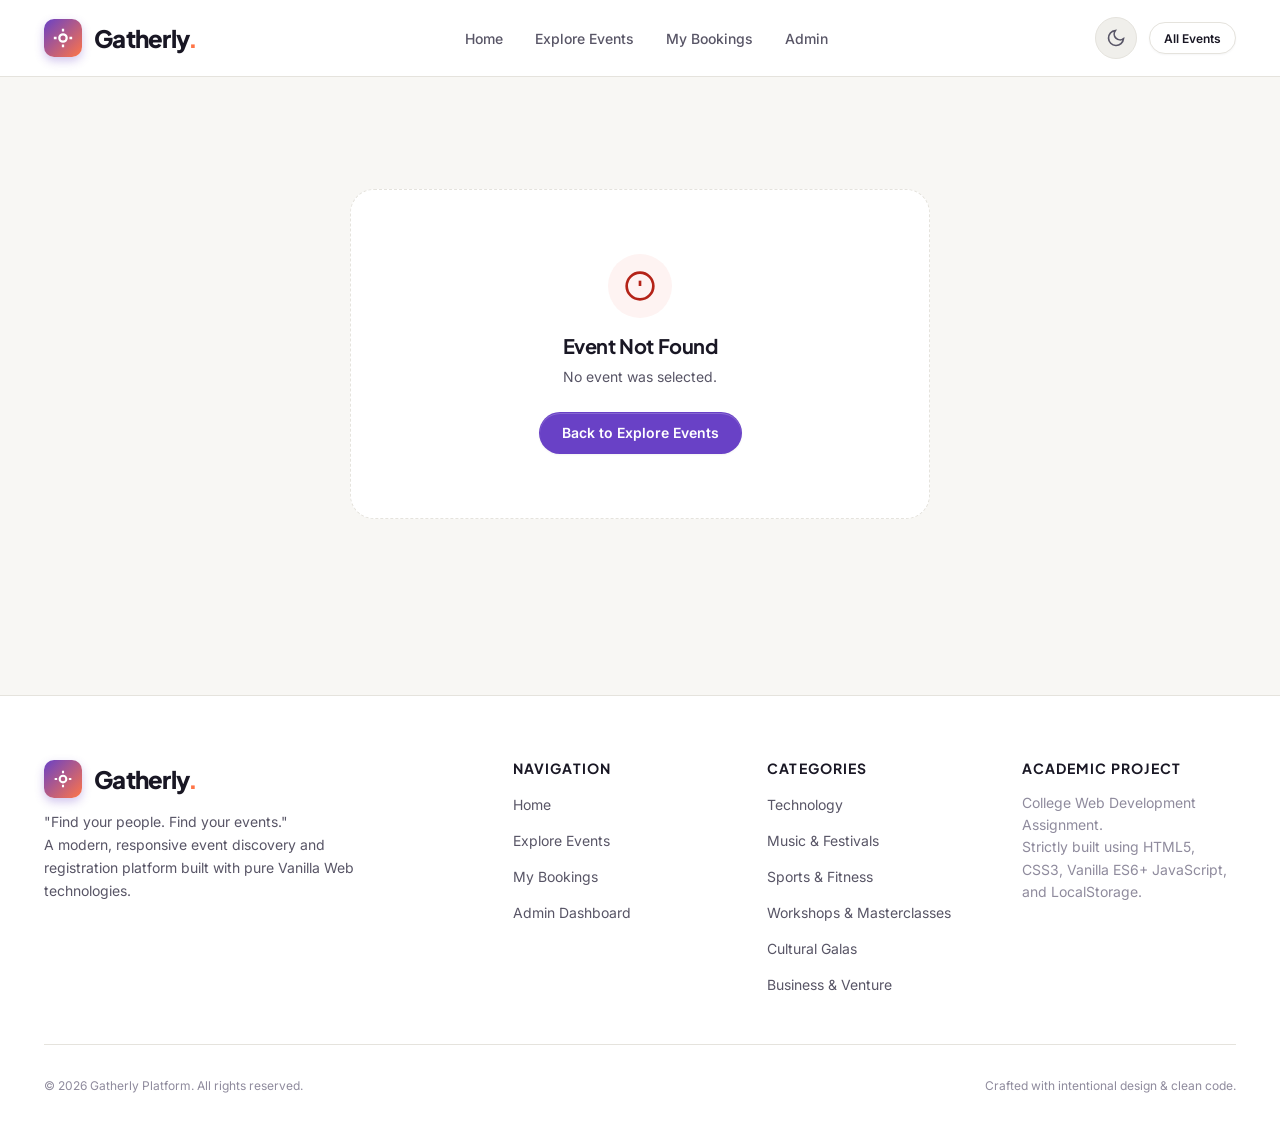
<file: event-details.html>
<!DOCTYPE html>
<html lang="en" data-theme="light">
<head>
  <meta charset="UTF-8">
  <meta name="viewport" content="width=device-width, initial-scale=1.0">
  <title>Event Details – Gatherly</title>
  <meta name="description" content="View full event schedule, venue location, speaker lineup, and ticket availability on Gatherly.">
  <link rel="icon" type="image/svg+xml" href="assets/favicon.svg">

  <!-- Google Fonts: Inter & Plus Jakarta Sans -->
  <link rel="preconnect" href="https://fonts.googleapis.com">
  <link rel="preconnect" href="https://fonts.gstatic.com" crossorigin>
  <link href="https://fonts.googleapis.com/css2?family=Inter:wght@400;500;600;700&family=Plus+Jakarta+Sans:wght@600;700;800&display=swap" rel="stylesheet">

  <!-- Gatherly Design System -->
  <link rel="stylesheet" href="css/variables.css">
  <link rel="stylesheet" href="css/base.css">
  <link rel="stylesheet" href="css/components.css">
  <link rel="stylesheet" href="css/pages.css">
  <link rel="stylesheet" href="css/responsive.css">
</head>
<body>

  <!-- ==================== Navigation Bar ==================== -->
  <header class="navbar">
    <div class="container navbar-inner">
      <a href="index.html" class="brand-logo" aria-label="Gatherly Home">
        <div class="brand-logo-mark">
          <svg width="22" height="22" viewBox="0 0 24 24" fill="none" stroke="currentColor" stroke-width="2.5">
            <circle cx="12" cy="12" r="4"/>
            <path d="M12 2v3M12 19v3M2 12h3M19 12h3"/>
          </svg>
        </div>
        <span>Gatherly<span class="dot">.</span></span>
      </a>

      <nav class="nav-links" aria-label="Main Navigation">
        <a href="index.html" class="nav-link">Home</a>
        <a href="events.html" class="nav-link active">Explore Events</a>
        <a href="bookings.html" class="nav-link">My Bookings</a>
        <a href="admin.html" class="nav-link">Admin</a>
      </nav>

      <div class="nav-actions">
        <!-- Theme Toggle -->
        <button class="theme-toggle-btn" aria-label="Toggle Dark/Light Mode" title="Toggle Theme">
          <svg width="20" height="20" viewBox="0 0 24 24" fill="none" stroke="currentColor" stroke-width="2"><path d="M21 12.79A9 9 0 1 1 11.21 3 7 7 0 0 0 21 12.79z"/></svg>
        </button>

        <a href="events.html" class="btn btn-secondary btn-sm">
          <span>All Events</span>
        </a>

        <!-- Mobile Drawer Hamburger -->
        <button class="mobile-menu-btn" aria-label="Open mobile menu" aria-expanded="false">
          <svg width="22" height="22" viewBox="0 0 24 24" fill="none" stroke="currentColor" stroke-width="2"><path d="M3 12h18M3 6h18M3 18h18"/></svg>
        </button>
      </div>
    </div>

    <!-- Mobile Drawer -->
    <div class="mobile-nav" aria-label="Mobile Navigation">
      <a href="index.html" class="nav-link">Home</a>
      <a href="events.html" class="nav-link active">Explore Events</a>
      <a href="bookings.html" class="nav-link">My Bookings</a>
      <a href="admin.html" class="nav-link">Admin Dashboard</a>
    </div>
  </header>

  <main id="event-details-root" style="padding-bottom: 4rem;">
    <!-- Rendered dynamically by event-details.js -->
    <div class="container section text-center" style="padding: 5rem 0;">
      <p class="text-muted">Loading event details...</p>
    </div>
  </main>

  <!-- ==================== Footer ==================== -->
  <footer class="footer">
    <div class="container">
      <div class="footer-grid">
        <div class="footer-brand">
          <a href="index.html" class="brand-logo">
            <div class="brand-logo-mark">
              <svg width="20" height="20" viewBox="0 0 24 24" fill="none" stroke="currentColor" stroke-width="2.5">
                <circle cx="12" cy="12" r="4"/>
                <path d="M12 2v3M12 19v3M2 12h3M19 12h3"/>
              </svg>
            </div>
            <span>Gatherly<span class="dot">.</span></span>
          </a>
          <p>
            "Find your people. Find your events." <br>
            A modern, responsive event discovery and registration platform built with pure Vanilla Web technologies.
          </p>
        </div>

        <div>
          <h4 class="footer-heading">Navigation</h4>
          <ul class="footer-links">
            <li><a href="index.html" class="footer-link">Home</a></li>
            <li><a href="events.html" class="footer-link">Explore Events</a></li>
            <li><a href="bookings.html" class="footer-link">My Bookings</a></li>
            <li><a href="admin.html" class="footer-link">Admin Dashboard</a></li>
          </ul>
        </div>

        <div>
          <h4 class="footer-heading">Categories</h4>
          <ul class="footer-links">
            <li><a href="events.html?cat=technology" class="footer-link">Technology</a></li>
            <li><a href="events.html?cat=music" class="footer-link">Music & Festivals</a></li>
            <li><a href="events.html?cat=sports" class="footer-link">Sports & Fitness</a></li>
            <li><a href="events.html?cat=workshops" class="footer-link">Workshops & Masterclasses</a></li>
            <li><a href="events.html?cat=cultural" class="footer-link">Cultural Galas</a></li>
            <li><a href="events.html?cat=business" class="footer-link">Business & Venture</a></li>
          </ul>
        </div>

        <div>
          <h4 class="footer-heading">Academic Project</h4>
          <p class="text-sm text-muted" style="line-height: 1.6;">
            College Web Development Assignment.<br>
            Strictly built using HTML5, CSS3, Vanilla ES6+ JavaScript, and LocalStorage.
          </p>
        </div>
      </div>

      <div class="footer-bottom">
        <div>
          © 2026 Gatherly Platform. All rights reserved.
        </div>
        <div>
          <span>Crafted with intentional design & clean code.</span>
        </div>
      </div>
    </div>
  </footer>

  <!-- Scripts -->
  <script src="js/data.js"></script>
  <script src="js/storage.js"></script>
  <script src="js/toast.js"></script>
  <script src="js/theme.js"></script>
  <script src="js/navbar.js"></script>
  <script src="js/card-builder.js"></script>
  <script src="js/event-details.js"></script>
</body>
</html>
</file>
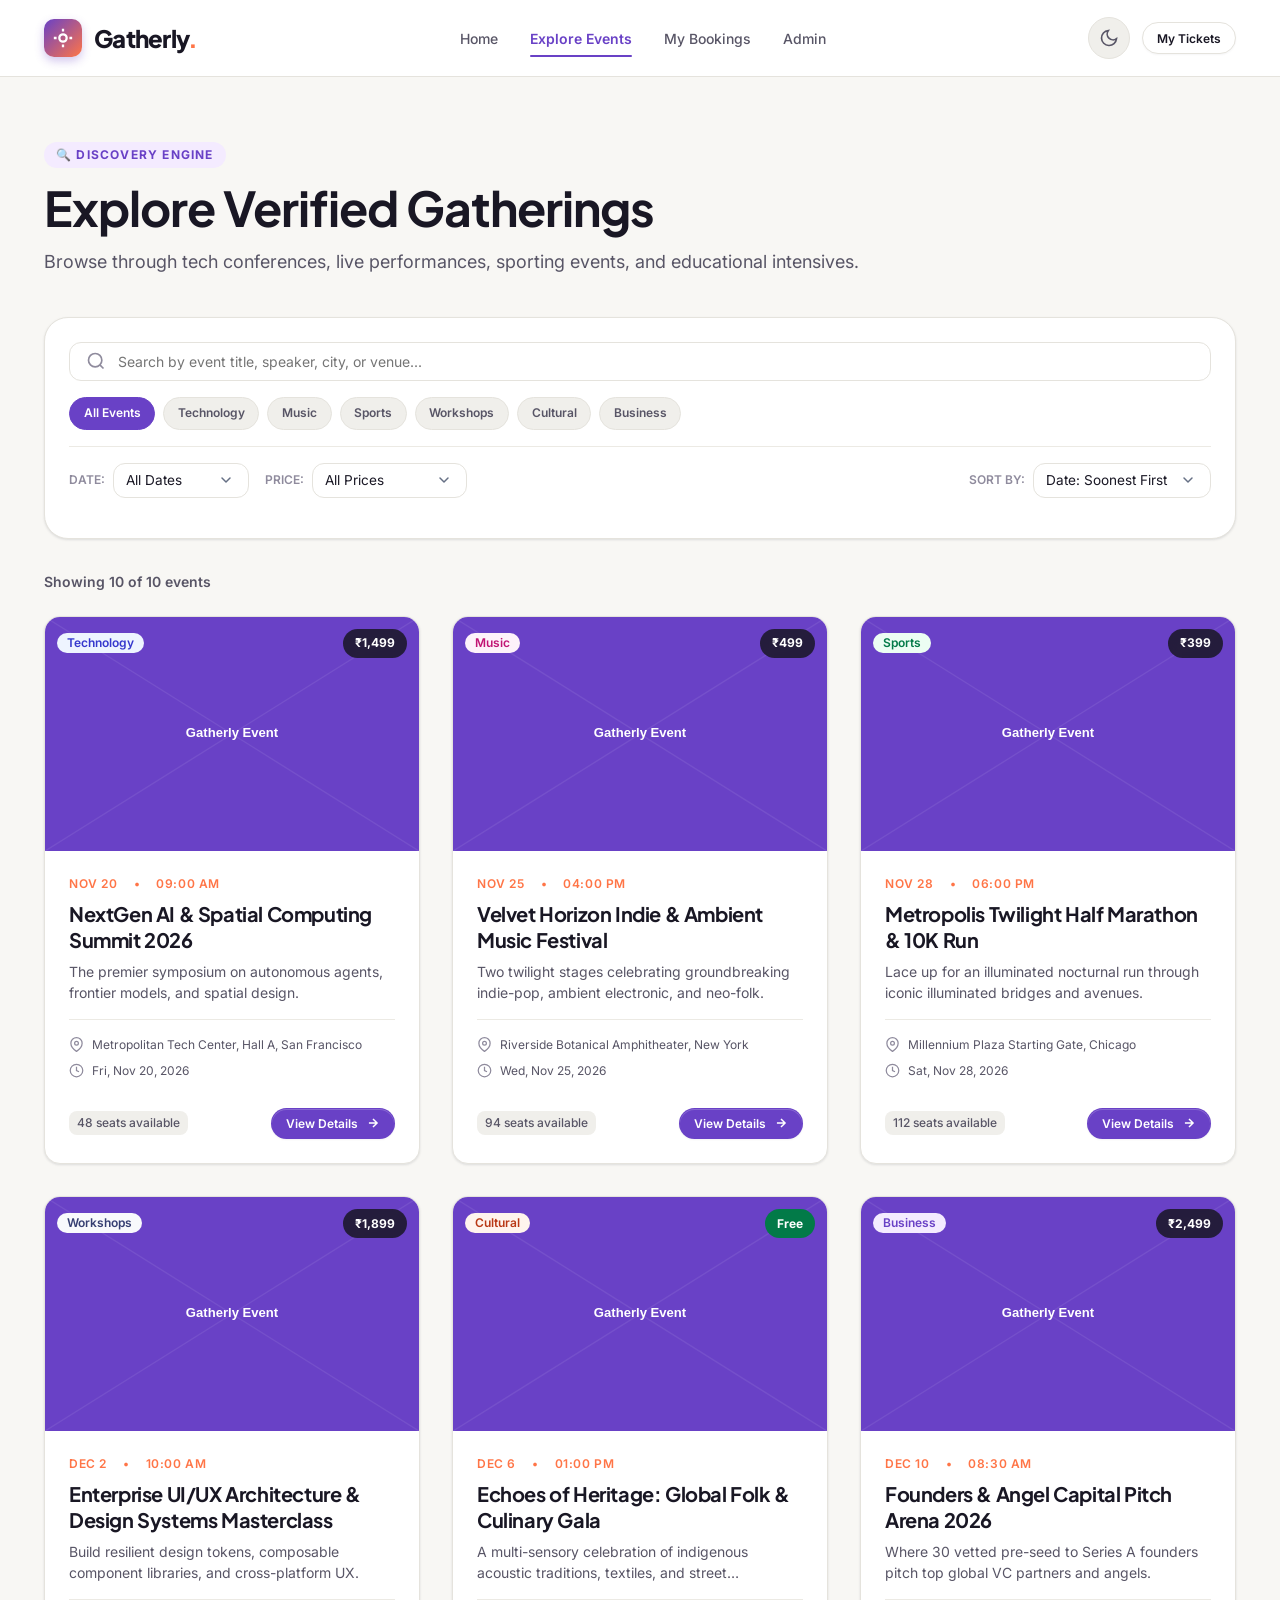
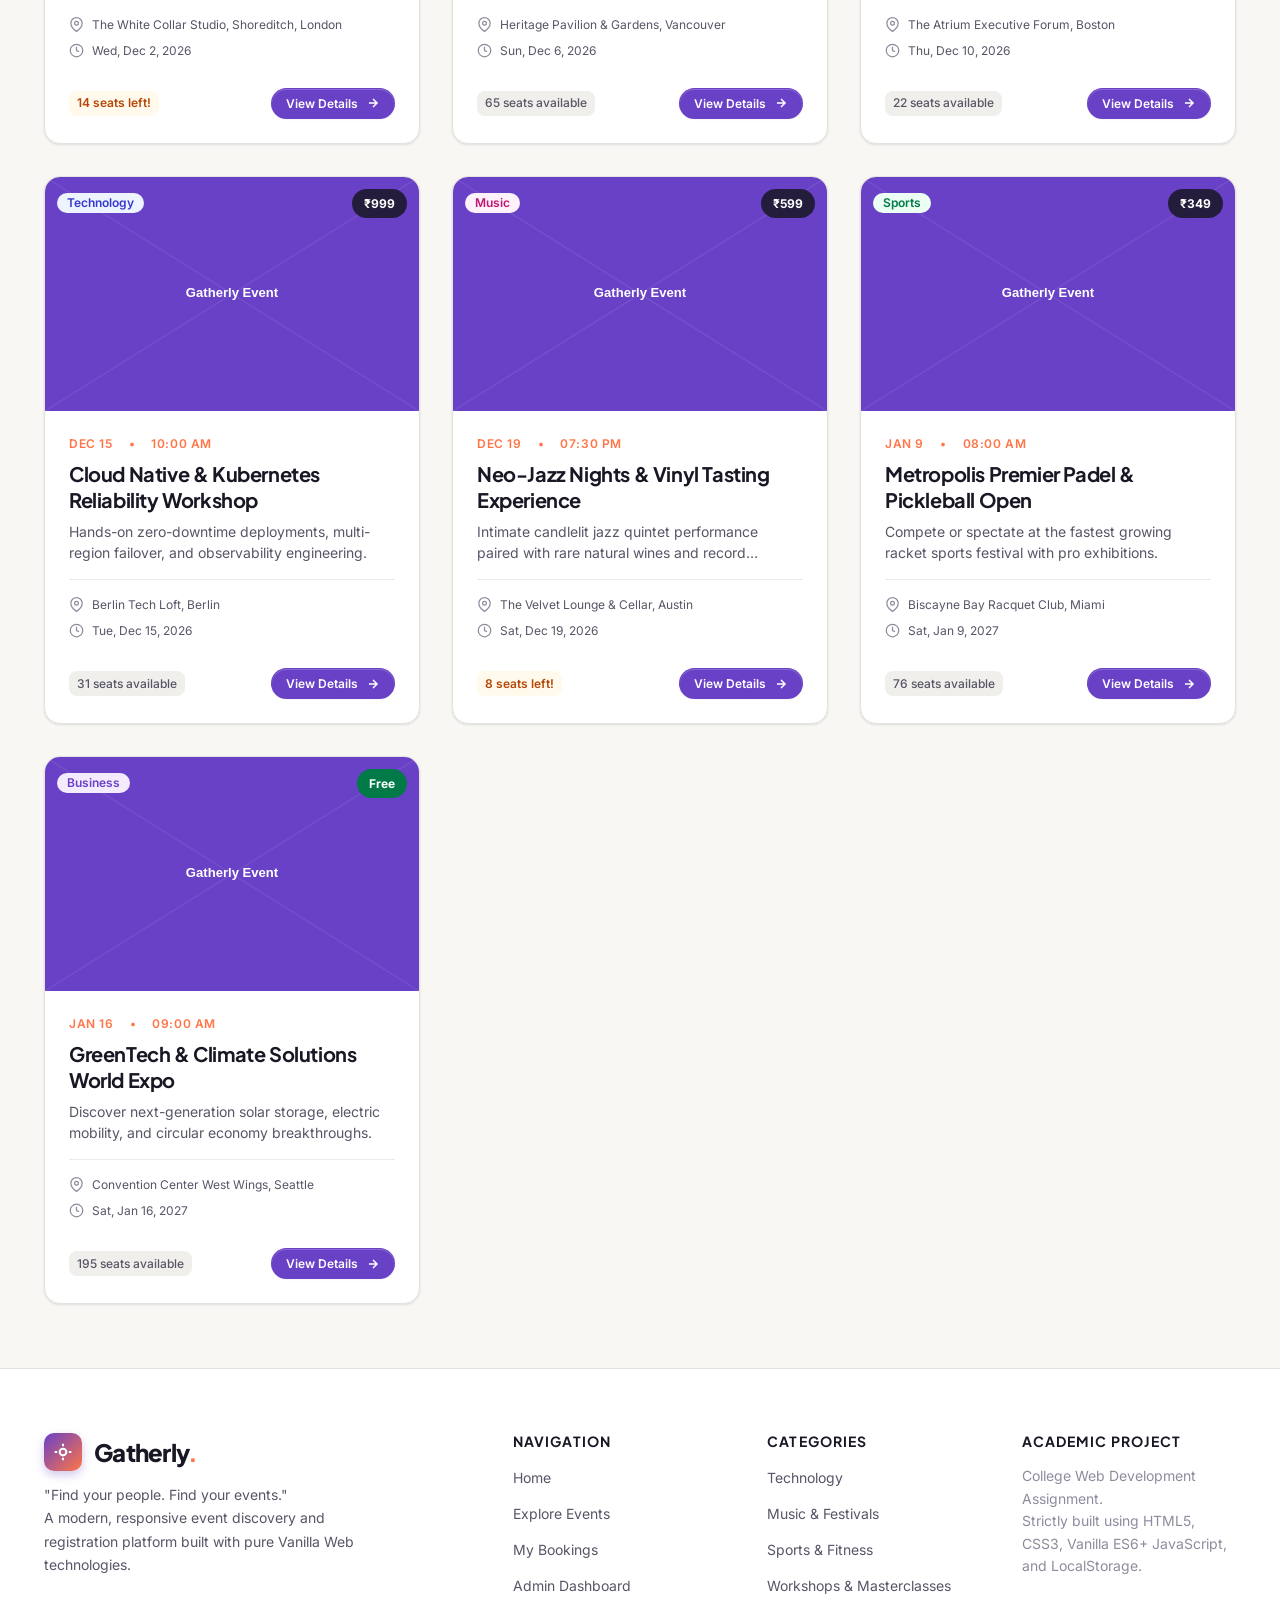
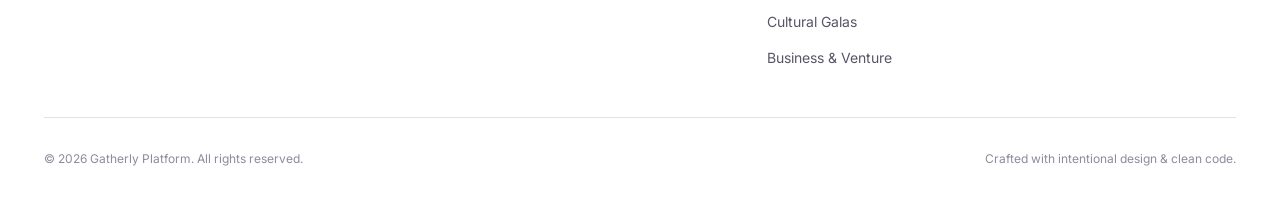
<file: events.html>
<!DOCTYPE html>
<html lang="en" data-theme="light">
<head>
  <meta charset="UTF-8">
  <meta name="viewport" content="width=device-width, initial-scale=1.0">
  <title>Explore Events – Gatherly</title>
  <meta name="description" content="Search and filter events by category, date, price, and venue. Find your next experience on Gatherly.">
  <link rel="icon" type="image/svg+xml" href="assets/favicon.svg">

  <!-- Google Fonts: Inter & Plus Jakarta Sans -->
  <link rel="preconnect" href="https://fonts.googleapis.com">
  <link rel="preconnect" href="https://fonts.gstatic.com" crossorigin>
  <link href="https://fonts.googleapis.com/css2?family=Inter:wght@400;500;600;700&family=Plus+Jakarta+Sans:wght@600;700;800&display=swap" rel="stylesheet">

  <!-- Gatherly Design System -->
  <link rel="stylesheet" href="css/variables.css">
  <link rel="stylesheet" href="css/base.css">
  <link rel="stylesheet" href="css/components.css">
  <link rel="stylesheet" href="css/pages.css">
  <link rel="stylesheet" href="css/responsive.css">
</head>
<body>

  <!-- ==================== Navigation Bar ==================== -->
  <header class="navbar">
    <div class="container navbar-inner">
      <a href="index.html" class="brand-logo" aria-label="Gatherly Home">
        <div class="brand-logo-mark">
          <svg width="22" height="22" viewBox="0 0 24 24" fill="none" stroke="currentColor" stroke-width="2.5">
            <circle cx="12" cy="12" r="4"/>
            <path d="M12 2v3M12 19v3M2 12h3M19 12h3"/>
          </svg>
        </div>
        <span>Gatherly<span class="dot">.</span></span>
      </a>

      <nav class="nav-links" aria-label="Main Navigation">
        <a href="index.html" class="nav-link">Home</a>
        <a href="events.html" class="nav-link active">Explore Events</a>
        <a href="bookings.html" class="nav-link">My Bookings</a>
        <a href="admin.html" class="nav-link">Admin</a>
      </nav>

      <div class="nav-actions">
        <!-- Theme Toggle -->
        <button class="theme-toggle-btn" aria-label="Toggle Dark/Light Mode" title="Toggle Theme">
          <svg width="20" height="20" viewBox="0 0 24 24" fill="none" stroke="currentColor" stroke-width="2"><path d="M21 12.79A9 9 0 1 1 11.21 3 7 7 0 0 0 21 12.79z"/></svg>
        </button>

        <a href="bookings.html" class="btn btn-secondary btn-sm">
          <span>My Tickets</span>
        </a>

        <!-- Mobile Drawer Hamburger -->
        <button class="mobile-menu-btn" aria-label="Open mobile menu" aria-expanded="false">
          <svg width="22" height="22" viewBox="0 0 24 24" fill="none" stroke="currentColor" stroke-width="2"><path d="M3 12h18M3 6h18M3 18h18"/></svg>
        </button>
      </div>
    </div>

    <!-- Mobile Drawer -->
    <div class="mobile-nav" aria-label="Mobile Navigation">
      <a href="index.html" class="nav-link">Home</a>
      <a href="events.html" class="nav-link active">Explore Events</a>
      <a href="bookings.html" class="nav-link">My Bookings</a>
      <a href="admin.html" class="nav-link">Admin Dashboard</a>
    </div>
  </header>

  <main class="section">
    <div class="container">
      <!-- Page Header -->
      <div class="section-header">
        <span class="section-eyebrow">🔍 Discovery Engine</span>
        <h1 class="section-title">Explore Verified Gatherings</h1>
        <p class="section-subtitle">Browse through tech conferences, live performances, sporting events, and educational intensives.</p>
      </div>

      <!-- Filter & Search Toolbar -->
      <section class="events-toolbar" aria-label="Event search and filtering controls">
        <!-- Search Row -->
        <div class="toolbar-search-row">
          <div class="form-input" style="display: flex; align-items: center; gap: 0.75rem; padding: 0.5rem 1rem;">
            <svg width="20" height="20" viewBox="0 0 24 24" fill="none" stroke="currentColor" stroke-width="2" style="color: var(--color-text-muted); flex-shrink: 0;"><circle cx="11" cy="11" r="8"/><path d="m21 21-4.35-4.35"/></svg>
            <input 
              type="text" 
              id="events-search-input" 
              placeholder="Search by event title, speaker, city, or venue..." 
              style="border: none; background: transparent; width: 100%; outline: none;"
              aria-label="Search events by keyword"
            >
          </div>
        </div>

        <!-- Category Pills Row -->
        <div style="margin: 1rem 0;">
          <div class="filter-group" role="tablist" aria-label="Filter by category">
            <button class="filter-pill cat-filter-btn is-active" data-category="all">All Events</button>
            <button class="filter-pill cat-filter-btn" data-category="technology">Technology</button>
            <button class="filter-pill cat-filter-btn" data-category="music">Music</button>
            <button class="filter-pill cat-filter-btn" data-category="sports">Sports</button>
            <button class="filter-pill cat-filter-btn" data-category="workshops">Workshops</button>
            <button class="filter-pill cat-filter-btn" data-category="cultural">Cultural</button>
            <button class="filter-pill cat-filter-btn" data-category="business">Business</button>
          </div>
        </div>

        <!-- Secondary Filters Row (Date, Price, Sort) -->
        <div class="toolbar-filters-row">
          <div class="flex items-center gap-4 flex-wrap">
            <!-- Date Filter -->
            <div style="display: flex; align-items: center; gap: 0.5rem;">
              <span class="text-xs text-muted" style="font-weight: 600;">DATE:</span>
              <select id="date-filter-select" class="form-select" style="width: auto; padding: 0.4rem 2rem 0.4rem 0.75rem; font-size: 0.85rem;" aria-label="Filter by date">
                <option value="all">All Dates</option>
                <option value="weekend">This Weekend</option>
                <option value="next30">Next 30 Days</option>
                <option value="future">All Upcoming</option>
              </select>
            </div>

            <!-- Price Filter -->
            <div style="display: flex; align-items: center; gap: 0.5rem;">
              <span class="text-xs text-muted" style="font-weight: 600;">PRICE:</span>
              <select id="price-filter-select" class="form-select" style="width: auto; padding: 0.4rem 2rem 0.4rem 0.75rem; font-size: 0.85rem;" aria-label="Filter by price">
                <option value="all">All Prices</option>
                <option value="free">Free Events Only</option>
                <option value="paid">Paid Events Only</option>
              </select>
            </div>
          </div>

          <!-- Sort Select -->
          <div style="display: flex; align-items: center; gap: 0.5rem;">
            <span class="text-xs text-muted" style="font-weight: 600;">SORT BY:</span>
            <select id="sort-select" class="form-select" style="width: auto; padding: 0.4rem 2rem 0.4rem 0.75rem; font-size: 0.85rem;" aria-label="Sort events">
              <option value="date-asc">Date: Soonest First</option>
              <option value="date-desc">Date: Furthest Out</option>
              <option value="price-asc">Price: Low to High</option>
              <option value="price-desc">Price: High to Low</option>
              <option value="title-asc">Title: A to Z</option>
              <option value="seats-desc">Most Seats Available</option>
            </select>
          </div>
        </div>

        <!-- Active Filter Chips & Clear Button -->
        <div style="display: flex; align-items: center; justify-content: space-between; margin-top: 1rem; flex-wrap: wrap; gap: 0.5rem;">
          <div id="active-filters-strip" style="display: flex; gap: 0.5rem; flex-wrap: wrap;"></div>
          <button id="clear-filters-btn" class="btn btn-ghost btn-sm" style="display: none; color: var(--color-danger);">
            <svg width="14" height="14" viewBox="0 0 24 24" fill="none" stroke="currentColor" stroke-width="2"><path d="M18 6L6 18M6 6l12 12"/></svg>
            Clear Filters
          </button>
        </div>
      </section>

      <!-- Results Meta Bar -->
      <div class="results-meta-bar">
        <span id="results-count-label" style="font-weight: 600;">Loading events...</span>
      </div>

      <!-- Events Card Grid -->
      <div id="explore-events-grid" class="events-grid" aria-live="polite">
        <!-- Rendered dynamically by events.js -->
      </div>
    </div>
  </main>

  <!-- ==================== Footer ==================== -->
  <footer class="footer">
    <div class="container">
      <div class="footer-grid">
        <div class="footer-brand">
          <a href="index.html" class="brand-logo">
            <div class="brand-logo-mark">
              <svg width="20" height="20" viewBox="0 0 24 24" fill="none" stroke="currentColor" stroke-width="2.5">
                <circle cx="12" cy="12" r="4"/>
                <path d="M12 2v3M12 19v3M2 12h3M19 12h3"/>
              </svg>
            </div>
            <span>Gatherly<span class="dot">.</span></span>
          </a>
          <p>
            "Find your people. Find your events." <br>
            A modern, responsive event discovery and registration platform built with pure Vanilla Web technologies.
          </p>
        </div>

        <div>
          <h4 class="footer-heading">Navigation</h4>
          <ul class="footer-links">
            <li><a href="index.html" class="footer-link">Home</a></li>
            <li><a href="events.html" class="footer-link">Explore Events</a></li>
            <li><a href="bookings.html" class="footer-link">My Bookings</a></li>
            <li><a href="admin.html" class="footer-link">Admin Dashboard</a></li>
          </ul>
        </div>

        <div>
          <h4 class="footer-heading">Categories</h4>
          <ul class="footer-links">
            <li><a href="events.html?cat=technology" class="footer-link">Technology</a></li>
            <li><a href="events.html?cat=music" class="footer-link">Music & Festivals</a></li>
            <li><a href="events.html?cat=sports" class="footer-link">Sports & Fitness</a></li>
            <li><a href="events.html?cat=workshops" class="footer-link">Workshops & Masterclasses</a></li>
            <li><a href="events.html?cat=cultural" class="footer-link">Cultural Galas</a></li>
            <li><a href="events.html?cat=business" class="footer-link">Business & Venture</a></li>
          </ul>
        </div>

        <div>
          <h4 class="footer-heading">Academic Project</h4>
          <p class="text-sm text-muted" style="line-height: 1.6;">
            College Web Development Assignment.<br>
            Strictly built using HTML5, CSS3, Vanilla ES6+ JavaScript, and LocalStorage.
          </p>
        </div>
      </div>

      <div class="footer-bottom">
        <div>
          © 2026 Gatherly Platform. All rights reserved.
        </div>
        <div>
          <span>Crafted with intentional design & clean code.</span>
        </div>
      </div>
    </div>
  </footer>

  <!-- Scripts -->
  <script src="js/data.js"></script>
  <script src="js/storage.js"></script>
  <script src="js/toast.js"></script>
  <script src="js/theme.js"></script>
  <script src="js/navbar.js"></script>
  <script src="js/card-builder.js"></script>
  <script src="js/events.js"></script>
</body>
</html>
</file>
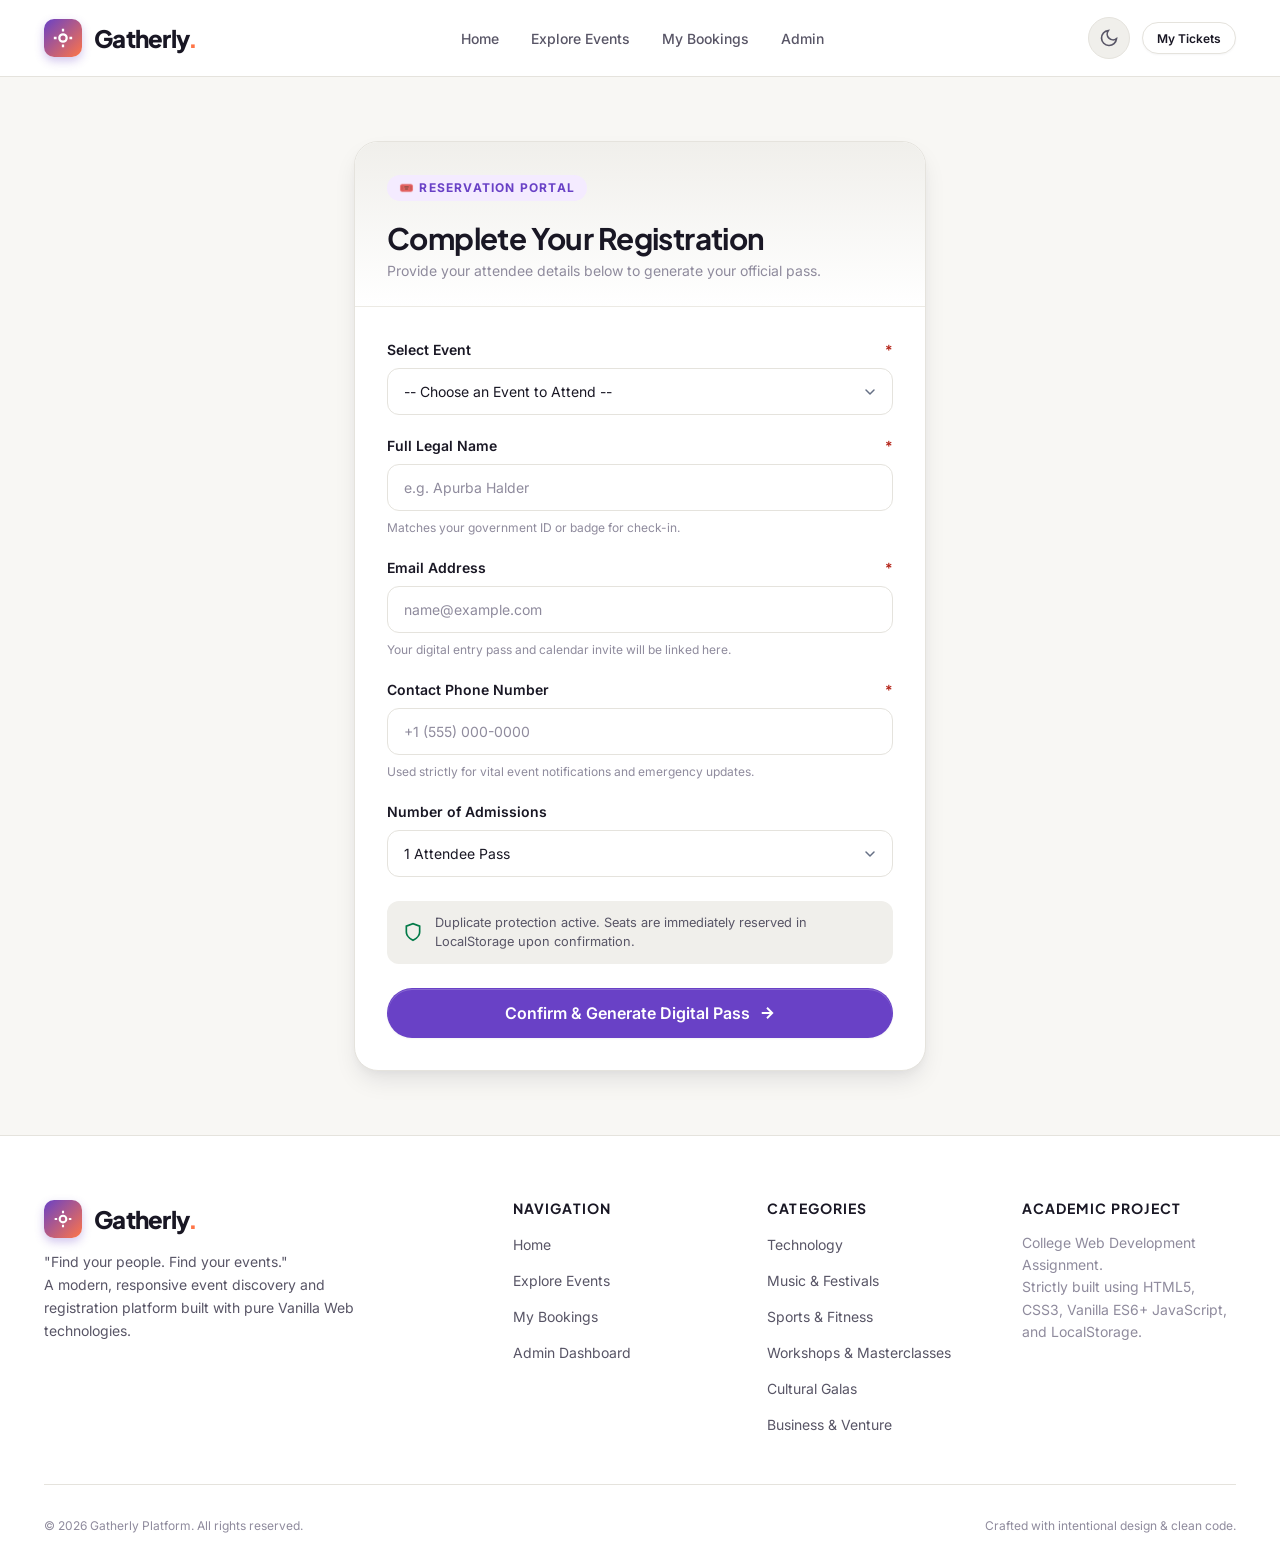
<file: register.html>
<!DOCTYPE html>
<html lang="en" data-theme="light">
<head>
  <meta charset="UTF-8">
  <meta name="viewport" content="width=device-width, initial-scale=1.0">
  <title>Event Registration – Gatherly</title>
  <meta name="description" content="Secure your spot at curated events with instant verification on Gatherly.">
  <link rel="icon" type="image/svg+xml" href="assets/favicon.svg">

  <!-- Google Fonts: Inter & Plus Jakarta Sans -->
  <link rel="preconnect" href="https://fonts.googleapis.com">
  <link rel="preconnect" href="https://fonts.gstatic.com" crossorigin>
  <link href="https://fonts.googleapis.com/css2?family=Inter:wght@400;500;600;700&family=Plus+Jakarta+Sans:wght@600;700;800&display=swap" rel="stylesheet">

  <!-- Gatherly Design System -->
  <link rel="stylesheet" href="css/variables.css">
  <link rel="stylesheet" href="css/base.css">
  <link rel="stylesheet" href="css/components.css">
  <link rel="stylesheet" href="css/pages.css">
  <link rel="stylesheet" href="css/responsive.css">
</head>
<body>

  <!-- ==================== Navigation Bar ==================== -->
  <header class="navbar">
    <div class="container navbar-inner">
      <a href="index.html" class="brand-logo" aria-label="Gatherly Home">
        <div class="brand-logo-mark">
          <svg width="22" height="22" viewBox="0 0 24 24" fill="none" stroke="currentColor" stroke-width="2.5">
            <circle cx="12" cy="12" r="4"/>
            <path d="M12 2v3M12 19v3M2 12h3M19 12h3"/>
          </svg>
        </div>
        <span>Gatherly<span class="dot">.</span></span>
      </a>

      <nav class="nav-links" aria-label="Main Navigation">
        <a href="index.html" class="nav-link">Home</a>
        <a href="events.html" class="nav-link">Explore Events</a>
        <a href="bookings.html" class="nav-link">My Bookings</a>
        <a href="admin.html" class="nav-link">Admin</a>
      </nav>

      <div class="nav-actions">
        <!-- Theme Toggle -->
        <button class="theme-toggle-btn" aria-label="Toggle Dark/Light Mode" title="Toggle Theme">
          <svg width="20" height="20" viewBox="0 0 24 24" fill="none" stroke="currentColor" stroke-width="2"><path d="M21 12.79A9 9 0 1 1 11.21 3 7 7 0 0 0 21 12.79z"/></svg>
        </button>

        <a href="bookings.html" class="btn btn-secondary btn-sm">
          <span>My Tickets</span>
        </a>

        <!-- Mobile Drawer Hamburger -->
        <button class="mobile-menu-btn" aria-label="Open mobile menu" aria-expanded="false">
          <svg width="22" height="22" viewBox="0 0 24 24" fill="none" stroke="currentColor" stroke-width="2"><path d="M3 12h18M3 6h18M3 18h18"/></svg>
        </button>
      </div>
    </div>

    <!-- Mobile Drawer -->
    <div class="mobile-nav" aria-label="Mobile Navigation">
      <a href="index.html" class="nav-link">Home</a>
      <a href="events.html" class="nav-link">Explore Events</a>
      <a href="bookings.html" class="nav-link">My Bookings</a>
      <a href="admin.html" class="nav-link">Admin Dashboard</a>
    </div>
  </header>

  <main class="section">
    <div class="container register-container">
      
      <!-- ================= FORM SECTION ================= -->
      <div id="registration-form-section" class="register-card">
        <div class="register-card-header">
          <span class="section-eyebrow">🎟️ Reservation Portal</span>
          <h1 style="font-size: 1.85rem; margin-top: 0.5rem; margin-bottom: 0.25rem;">Complete Your Registration</h1>
          <p class="text-sm text-muted">Provide your attendee details below to generate your official pass.</p>
        </div>

        <div class="register-card-body">
          <!-- Selected Event Visual Preview (dynamically shown) -->
          <div id="selected-event-preview-box" class="selected-event-preview" style="display: none;"></div>

          <form id="registration-form" novalidate>
            <!-- Event Selection Dropdown -->
            <div class="form-group">
              <label for="reg-event-select" class="form-label form-label-required">Select Event</label>
              <select id="reg-event-select" class="form-select" required aria-describedby="reg-event-error">
                <!-- Dynamically populated -->
              </select>
              <div id="reg-event-error" class="form-error" role="alert"></div>
            </div>

            <!-- Full Name -->
            <div class="form-group">
              <label for="reg-name" class="form-label form-label-required">Full Legal Name</label>
              <input 
                type="text" 
                id="reg-name" 
                class="form-input" 
                placeholder="e.g. Apurba Halder" 
                required 
                autocomplete="name"
                aria-describedby="reg-name-error"
              >
              <div id="reg-name-error" class="form-error" role="alert"></div>
              <span class="form-hint">Matches your government ID or badge for check-in.</span>
            </div>

            <!-- Email Address -->
            <div class="form-group">
              <label for="reg-email" class="form-label form-label-required">Email Address</label>
              <input 
                type="email" 
                id="reg-email" 
                class="form-input" 
                placeholder="name@example.com" 
                required 
                autocomplete="email"
                aria-describedby="reg-email-error"
              >
              <div id="reg-email-error" class="form-error" role="alert"></div>
              <span class="form-hint">Your digital entry pass and calendar invite will be linked here.</span>
            </div>

            <!-- Phone Number -->
            <div class="form-group">
              <label for="reg-phone" class="form-label form-label-required">Contact Phone Number</label>
              <input 
                type="tel" 
                id="reg-phone" 
                class="form-input" 
                placeholder="+1 (555) 000-0000" 
                required 
                autocomplete="tel"
                aria-describedby="reg-phone-error"
              >
              <div id="reg-phone-error" class="form-error" role="alert"></div>
              <span class="form-hint">Used strictly for vital event notifications and emergency updates.</span>
            </div>

            <!-- Number of Tickets -->
            <div class="form-group">
              <label for="reg-tickets" class="form-label">Number of Admissions</label>
              <select id="reg-tickets" class="form-select">
                <option value="1">1 Attendee Pass</option>
                <option value="2">2 Attendee Passes</option>
                <option value="3">3 Attendee Passes</option>
                <option value="4">4 Attendee Passes</option>
              </select>
            </div>

            <!-- Trust Banner -->
            <div style="background-color: var(--color-surface-sunken); padding: 0.75rem 1rem; border-radius: var(--radius-md); font-size: 0.8rem; color: var(--color-text-secondary); margin: 1.5rem 0; display: flex; align-items: center; gap: 0.75rem;">
              <svg width="20" height="20" viewBox="0 0 24 24" fill="none" stroke="currentColor" stroke-width="2" style="color: var(--color-success); flex-shrink: 0;"><path d="M12 22s8-4 8-10V5l-8-3-8 3v7c0 6 8 10 8 10z"/></svg>
              <span>Duplicate protection active. Seats are immediately reserved in LocalStorage upon confirmation.</span>
            </div>

            <!-- Submit Button -->
            <button type="submit" id="submit-registration-btn" class="btn btn-primary btn-lg w-full">
              <span>Confirm & Generate Digital Pass</span>
              <svg width="18" height="18" viewBox="0 0 24 24" fill="none" stroke="currentColor" stroke-width="2.5"><path d="M5 12h14M12 5l7 7-7 7"/></svg>
            </button>
          </form>
        </div>
      </div>

      <!-- ================= CONFIRMATION SECTION (Initially Hidden) ================= -->
      <div id="registration-confirmation-section" style="display: none;">
        <div style="text-align: center; margin-bottom: 2rem;">
          <div style="width: 64px; height: 64px; border-radius: 50%; background-color: var(--color-success-bg); color: var(--color-success); display: inline-flex; align-items: center; justify-content: center; margin-bottom: 1rem;">
            <svg width="32" height="32" viewBox="0 0 24 24" fill="none" stroke="currentColor" stroke-width="2.5"><path stroke-linecap="round" stroke-linejoin="round" d="M5 13l4 4L19 7"/></svg>
          </div>
          <h1 style="font-size: 2.25rem; font-weight: 800; margin-bottom: 0.5rem;">Registration Confirmed!</h1>
          <p class="lead" style="max-width: 500px; margin: 0 auto;">
            You're on the guest list. Your entry pass is ready below and has been stored in your bookings.
          </p>
        </div>

        <!-- Rendered Ticket Pass -->
        <div id="confirmation-pass-container"></div>

        <!-- Action Buttons -->
        <div style="display: flex; gap: 1rem; justify-content: center; flex-wrap: wrap; margin-top: 2rem;">
          <button id="print-ticket-btn" class="btn btn-secondary">
            <svg width="16" height="16" viewBox="0 0 24 24" fill="none" stroke="currentColor" stroke-width="2"><polyline points="6 9 6 2 18 2 18 9"/><path d="M6 18H4a2 2 0 0 1-2-2v-5a2 2 0 0 1 2-2h16a2 2 0 0 1 2 2v5a2 2 0 0 1-2 2h-2"/><rect x="6" y="14" width="12" height="8"/></svg>
            <span>Print / Save Ticket</span>
          </button>

          <a href="bookings.html" class="btn btn-primary">
            <span>View in My Bookings</span>
            <svg width="16" height="16" viewBox="0 0 24 24" fill="none" stroke="currentColor" stroke-width="2"><path d="M5 12h14M12 5l7 7-7 7"/></svg>
          </a>

          <a href="events.html" class="btn btn-ghost">
            Discover More Events
          </a>
        </div>
      </div>

    </div>
  </main>

  <!-- ==================== Footer ==================== -->
  <footer class="footer">
    <div class="container">
      <div class="footer-grid">
        <div class="footer-brand">
          <a href="index.html" class="brand-logo">
            <div class="brand-logo-mark">
              <svg width="20" height="20" viewBox="0 0 24 24" fill="none" stroke="currentColor" stroke-width="2.5">
                <circle cx="12" cy="12" r="4"/>
                <path d="M12 2v3M12 19v3M2 12h3M19 12h3"/>
              </svg>
            </div>
            <span>Gatherly<span class="dot">.</span></span>
          </a>
          <p>
            "Find your people. Find your events." <br>
            A modern, responsive event discovery and registration platform built with pure Vanilla Web technologies.
          </p>
        </div>

        <div>
          <h4 class="footer-heading">Navigation</h4>
          <ul class="footer-links">
            <li><a href="index.html" class="footer-link">Home</a></li>
            <li><a href="events.html" class="footer-link">Explore Events</a></li>
            <li><a href="bookings.html" class="footer-link">My Bookings</a></li>
            <li><a href="admin.html" class="footer-link">Admin Dashboard</a></li>
          </ul>
        </div>

        <div>
          <h4 class="footer-heading">Categories</h4>
          <ul class="footer-links">
            <li><a href="events.html?cat=technology" class="footer-link">Technology</a></li>
            <li><a href="events.html?cat=music" class="footer-link">Music & Festivals</a></li>
            <li><a href="events.html?cat=sports" class="footer-link">Sports & Fitness</a></li>
            <li><a href="events.html?cat=workshops" class="footer-link">Workshops & Masterclasses</a></li>
            <li><a href="events.html?cat=cultural" class="footer-link">Cultural Galas</a></li>
            <li><a href="events.html?cat=business" class="footer-link">Business & Venture</a></li>
          </ul>
        </div>

        <div>
          <h4 class="footer-heading">Academic Project</h4>
          <p class="text-sm text-muted" style="line-height: 1.6;">
            College Web Development Assignment.<br>
            Strictly built using HTML5, CSS3, Vanilla ES6+ JavaScript, and LocalStorage.
          </p>
        </div>
      </div>

      <div class="footer-bottom">
        <div>
          © 2026 Gatherly Platform. All rights reserved.
        </div>
        <div>
          <span>Crafted with intentional design & clean code.</span>
        </div>
      </div>
    </div>
  </footer>

  <!-- Scripts -->
  <script src="js/data.js"></script>
  <script src="js/storage.js"></script>
  <script src="js/toast.js"></script>
  <script src="js/theme.js"></script>
  <script src="js/navbar.js"></script>
  <script src="js/register.js"></script>
</body>
</html>
</file>
<file: css/variables.css>
/* ==========================================================================
   Gatherly Design System - Variables & Tokens
   ========================================================================== */

:root {
  /* Brand Color Palette */
  --color-primary: #6941C6;
  --color-primary-hover: #53389E;
  --color-primary-light: #F4EBFF;
  --color-primary-subtle: rgba(105, 65, 198, 0.08);

  --color-accent: #FF7547;
  --color-accent-hover: #E55F33;
  --color-accent-light: #FFF2ED;
  --color-accent-subtle: rgba(255, 117, 71, 0.1);

  /* Neutrals - Light Mode */
  --color-bg: #F8F7F4;
  --color-surface: #FFFFFF;
  --color-surface-raised: #FFFFFF;
  --color-surface-sunken: #F0EFEB;
  --color-border: #E5E3DD;
  --color-border-subtle: #ECEAE4;

  --color-text: #191724;
  --color-text-secondary: #585566;
  --color-text-muted: #8F8B9D;
  --color-text-inverse: #FFFFFF;

  /* Functional Status Colors */
  --color-success: #027A48;
  --color-success-bg: #ECFDF3;
  --color-success-border: #ABEFC6;

  --color-warning: #B54708;
  --color-warning-bg: #FFFAEB;
  --color-warning-border: #FEDF89;

  --color-danger: #B42318;
  --color-danger-bg: #FEF3F2;
  --color-danger-border: #FECDCA;

  --color-info: #026AA2;
  --color-info-bg: #F0F9FF;
  --color-info-border: #B9E6FE;

  /* Typography */
  --font-sans: 'Inter', -apple-system, BlinkMacSystemFont, 'Segoe UI', Roboto, Helvetica, Arial, sans-serif;
  --font-display: 'Plus Jakarta Sans', var(--font-sans);

  --text-xs: 0.75rem;     /* 12px */
  --text-sm: 0.875rem;    /* 14px */
  --text-base: 1rem;      /* 16px */
  --text-lg: 1.125rem;    /* 18px */
  --text-xl: 1.25rem;     /* 20px */
  --text-2xl: 1.5rem;     /* 24px */
  --text-3xl: 1.875rem;   /* 30px */
  --text-4xl: 2.25rem;    /* 36px */
  --text-5xl: 3rem;       /* 48px */
  --text-6xl: 3.75rem;    /* 60px */

  --font-normal: 400;
  --font-medium: 500;
  --font-semibold: 600;
  --font-bold: 700;
  --font-extrabold: 800;

  --leading-tight: 1.15;
  --leading-snug: 1.3;
  --leading-normal: 1.5;
  --leading-relaxed: 1.65;

  /* Spacing */
  --space-1: 0.25rem;   /* 4px */
  --space-2: 0.5rem;    /* 8px */
  --space-3: 0.75rem;   /* 12px */
  --space-4: 1rem;      /* 16px */
  --space-5: 1.25rem;   /* 20px */
  --space-6: 1.5rem;    /* 24px */
  --space-8: 2rem;      /* 32px */
  --space-10: 2.5rem;   /* 40px */
  --space-12: 3rem;     /* 48px */
  --space-16: 4rem;     /* 64px */
  --space-20: 5rem;     /* 80px */
  --space-24: 6rem;     /* 96px */

  /* Borders & Radius */
  --radius-xs: 4px;
  --radius-sm: 8px;
  --radius-md: 12px;
  --radius-lg: 16px;
  --radius-xl: 24px;
  --radius-full: 9999px;

  /* Shadows (Subtle & Layered) */
  --shadow-xs: 0 1px 2px rgba(16, 24, 40, 0.04);
  --shadow-sm: 0 1px 3px rgba(16, 24, 40, 0.08), 0 1px 2px rgba(16, 24, 40, 0.04);
  --shadow-md: 0 4px 12px -2px rgba(16, 24, 40, 0.08), 0 2px 4px -2px rgba(16, 24, 40, 0.04);
  --shadow-lg: 0 12px 24px -4px rgba(16, 24, 40, 0.1), 0 4px 8px -2px rgba(16, 24, 40, 0.04);
  --shadow-xl: 0 24px 48px -12px rgba(16, 24, 40, 0.14);
  --shadow-card-hover: 0 16px 32px -6px rgba(105, 65, 198, 0.12), 0 6px 12px -4px rgba(16, 24, 40, 0.06);

  /* Transitions */
  --transition-fast: 150ms cubic-bezier(0.4, 0, 0.2, 1);
  --transition-normal: 250ms cubic-bezier(0.4, 0, 0.2, 1);
  --transition-slow: 400ms cubic-bezier(0.4, 0, 0.2, 1);

  /* Layout */
  --container-max: 1240px;
  --container-narrow: 880px;
  --navbar-height: 76px;
}

/* ==========================================================================
   Dark Theme Overrides
   ========================================================================== */
[data-theme="dark"] {
  --color-primary: #875BF7;
  --color-primary-hover: #9E77ED;
  --color-primary-light: rgba(135, 91, 247, 0.18);
  --color-primary-subtle: rgba(135, 91, 247, 0.12);

  --color-accent: #FF855D;
  --color-accent-hover: #FFA07E;
  --color-accent-light: rgba(255, 133, 93, 0.18);
  --color-accent-subtle: rgba(255, 133, 93, 0.12);

  --color-bg: #0F0E14;
  --color-surface: #171520;
  --color-surface-raised: #1F1C2C;
  --color-surface-sunken: #13111B;
  --color-border: #2B273A;
  --color-border-subtle: #232031;

  --color-text: #F4F3F7;
  --color-text-secondary: #AAA5B8;
  --color-text-muted: #746F82;
  --color-text-inverse: #0F0E14;

  --color-success: #12B76A;
  --color-success-bg: rgba(18, 183, 106, 0.15);
  --color-success-border: #05603A;

  --color-warning: #F79009;
  --color-warning-bg: rgba(247, 144, 9, 0.15);
  --color-warning-border: #7A2E0E;

  --color-danger: #F04438;
  --color-danger-bg: rgba(240, 68, 56, 0.15);
  --color-danger-border: #7A271A;

  --color-info: #0BA5EC;
  --color-info-bg: rgba(11, 165, 236, 0.15);
  --color-info-border: #026AA2;

  --shadow-xs: 0 1px 2px rgba(0, 0, 0, 0.3);
  --shadow-sm: 0 2px 4px rgba(0, 0, 0, 0.4);
  --shadow-md: 0 4px 12px rgba(0, 0, 0, 0.45);
  --shadow-lg: 0 12px 28px rgba(0, 0, 0, 0.55);
  --shadow-xl: 0 24px 48px rgba(0, 0, 0, 0.7);
  --shadow-card-hover: 0 18px 36px rgba(135, 91, 247, 0.18);
}
</file>
<file: css/base.css>
/* ==========================================================================
   Gatherly Design System - Base, Reset, Typography & Forms
   ========================================================================== */

/* Modern CSS Reset */
*, *::before, *::after {
  box-sizing: border-box;
  margin: 0;
  padding: 0;
}

html {
  font-family: var(--font-sans);
  font-size: 16px;
  line-height: var(--leading-normal);
  color: var(--color-text);
  background-color: var(--color-bg);
  scroll-behavior: smooth;
  -webkit-font-smoothing: antialiased;
  -moz-osx-font-smoothing: grayscale;
  text-rendering: optimizeLegibility;
  transition: background-color var(--transition-normal), color var(--transition-normal);
}

body {
  min-height: 100vh;
  display: flex;
  flex-direction: column;
  background-color: var(--color-bg);
  overflow-x: hidden;
}

main {
  flex: 1 0 auto;
}

img, picture, video, canvas, svg {
  display: block;
  max-width: 100%;
}

input, button, textarea, select {
  font: inherit;
  color: inherit;
}

a {
  color: inherit;
  text-decoration: none;
  transition: color var(--transition-fast);
}

ul, ol {
  list-style: none;
}

button {
  cursor: pointer;
  border: none;
  background: none;
}

/* Accessible focus styles */
:focus-visible {
  outline: 2px solid var(--color-primary);
  outline-offset: 3px;
  border-radius: var(--radius-xs);
}

/* ==========================================================================
   Typography
   ========================================================================== */
h1, h2, h3, h4, h5, h6 {
  font-family: var(--font-display);
  color: var(--color-text);
  font-weight: var(--font-bold);
  line-height: var(--leading-tight);
  letter-spacing: -0.02em;
}

h1 { font-size: clamp(2.25rem, 5vw, var(--text-5xl)); }
h2 { font-size: clamp(1.75rem, 3.5vw, var(--text-3xl)); }
h3 { font-size: clamp(1.35rem, 2.5vw, var(--text-2xl)); }
h4 { font-size: var(--text-xl); }
h5 { font-size: var(--text-lg); }
h6 { font-size: var(--text-base); }

p {
  color: var(--color-text-secondary);
  line-height: var(--leading-relaxed);
}

.lead {
  font-size: var(--text-lg);
  line-height: var(--leading-relaxed);
  color: var(--color-text-secondary);
}

.text-sm { font-size: var(--text-sm); }
.text-xs { font-size: var(--text-xs); }
.text-muted { color: var(--color-text-muted); }
.text-primary { color: var(--color-primary); }
.text-accent { color: var(--color-accent); }

/* ==========================================================================
   Layout Containers
   ========================================================================== */
.container {
  width: 100%;
  max-width: var(--container-max);
  margin-left: auto;
  margin-right: auto;
  padding-left: var(--space-6);
  padding-right: var(--space-6);
}

.container-narrow {
  width: 100%;
  max-width: var(--container-narrow);
  margin-left: auto;
  margin-right: auto;
  padding-left: var(--space-6);
  padding-right: var(--space-6);
}

.section {
  padding-top: var(--space-16);
  padding-bottom: var(--space-16);
  position: relative;
}

.section-header {
  margin-bottom: var(--space-10);
}

.section-header.text-center {
  text-align: center;
  max-width: 680px;
  margin-left: auto;
  margin-right: auto;
}

.section-eyebrow {
  display: inline-flex;
  align-items: center;
  gap: var(--space-2);
  font-family: var(--font-sans);
  font-size: var(--text-xs);
  font-weight: var(--font-bold);
  text-transform: uppercase;
  letter-spacing: 0.1em;
  color: var(--color-primary);
  margin-bottom: var(--space-3);
  padding: var(--space-1) var(--space-3);
  background: var(--color-primary-light);
  border-radius: var(--radius-full);
}

.section-title {
  margin-bottom: var(--space-3);
}

.section-subtitle {
  font-size: var(--text-lg);
  color: var(--color-text-secondary);
}

/* ==========================================================================
   Buttons
   ========================================================================== */
.btn {
  display: inline-flex;
  align-items: center;
  justify-content: center;
  gap: var(--space-2);
  padding: 0.6875rem 1.375rem;
  font-family: var(--font-sans);
  font-size: var(--text-sm);
  font-weight: var(--font-semibold);
  border-radius: var(--radius-full);
  transition: all var(--transition-normal);
  white-space: nowrap;
  user-select: none;
  cursor: pointer;
  border: 1px solid transparent;
  line-height: 1.25;
}

.btn:active {
  transform: translateY(1px);
}

.btn-primary {
  background-color: var(--color-primary);
  color: var(--color-text-inverse);
  box-shadow: 0 1px 2px rgba(16, 24, 40, 0.05), inset 0 1px 0 rgba(255, 255, 255, 0.2);
}

.btn-primary:hover {
  background-color: var(--color-primary-hover);
  box-shadow: 0 4px 12px rgba(105, 65, 198, 0.28);
  transform: translateY(-1px);
}

.btn-accent {
  background-color: var(--color-accent);
  color: #FFFFFF;
  box-shadow: 0 1px 2px rgba(16, 24, 40, 0.05);
}

.btn-accent:hover {
  background-color: var(--color-accent-hover);
  box-shadow: 0 4px 12px rgba(255, 117, 71, 0.32);
  transform: translateY(-1px);
}

.btn-secondary {
  background-color: var(--color-surface);
  color: var(--color-text);
  border-color: var(--color-border);
  box-shadow: var(--shadow-xs);
}

.btn-secondary:hover {
  background-color: var(--color-surface-sunken);
  border-color: var(--color-text-muted);
}

.btn-outline {
  background-color: transparent;
  color: var(--color-primary);
  border-color: var(--color-primary);
}

.btn-outline:hover {
  background-color: var(--color-primary-light);
}

.btn-ghost {
  background-color: transparent;
  color: var(--color-text-secondary);
}

.btn-ghost:hover {
  background-color: var(--color-surface-sunken);
  color: var(--color-text);
}

.btn-danger {
  background-color: var(--color-danger-bg);
  color: var(--color-danger);
  border-color: var(--color-danger-border);
}

.btn-danger:hover {
  background-color: var(--color-danger);
  color: #FFFFFF;
}

.btn-sm {
  padding: 0.45rem 0.875rem;
  font-size: var(--text-xs);
}

.btn-lg {
  padding: 0.875rem 1.875rem;
  font-size: var(--text-base);
}

.btn-icon-only {
  padding: 0.625rem;
  border-radius: var(--radius-full);
}

.btn:disabled, .btn[disabled] {
  opacity: 0.55;
  cursor: not-allowed;
  pointer-events: none;
}

/* ==========================================================================
   Badges & Pills
   ========================================================================== */
.badge {
  display: inline-flex;
  align-items: center;
  gap: 0.35rem;
  padding: 0.25rem 0.625rem;
  border-radius: var(--radius-full);
  font-size: var(--text-xs);
  font-weight: var(--font-semibold);
  line-height: 1;
  text-transform: capitalize;
}

.badge-primary {
  background-color: var(--color-primary-light);
  color: var(--color-primary);
}

.badge-accent {
  background-color: var(--color-accent-light);
  color: var(--color-accent);
}

.badge-success {
  background-color: var(--color-success-bg);
  color: var(--color-success);
  border: 1px solid var(--color-success-border);
}

.badge-warning {
  background-color: var(--color-warning-bg);
  color: var(--color-warning);
  border: 1px solid var(--color-warning-border);
}

.badge-danger {
  background-color: var(--color-danger-bg);
  color: var(--color-danger);
  border: 1px solid var(--color-danger-border);
}

.badge-neutral {
  background-color: var(--color-surface-sunken);
  color: var(--color-text-secondary);
  border: 1px solid var(--color-border);
}

/* Category Specific Colors */
.badge-cat-technology { background: #EEF4FF; color: #3538CD; }
.badge-cat-music { background: #FDF2FA; color: #C11574; }
.badge-cat-sports { background: #ECFDF3; color: #027A48; }
.badge-cat-workshops { background: #F8F9FC; color: #363F72; }
.badge-cat-cultural { background: #FFF4ED; color: #B93815; }
.badge-cat-business { background: #F4EBFF; color: #6941C6; }

[data-theme="dark"] .badge-cat-technology { background: rgba(53, 56, 205, 0.2); color: #84ADFF; }
[data-theme="dark"] .badge-cat-music { background: rgba(193, 21, 116, 0.2); color: #FDA29B; }
[data-theme="dark"] .badge-cat-sports { background: rgba(2, 122, 72, 0.2); color: #6CE9A6; }
[data-theme="dark"] .badge-cat-workshops { background: rgba(54, 63, 114, 0.25); color: #A4BCFD; }
[data-theme="dark"] .badge-cat-cultural { background: rgba(185, 56, 21, 0.2); color: #FEC84B; }
[data-theme="dark"] .badge-cat-business { background: rgba(105, 65, 198, 0.2); color: #D6BBFB; }

/* ==========================================================================
   Form Controls
   ========================================================================== */
.form-group {
  margin-bottom: var(--space-5);
  display: flex;
  flex-direction: column;
  gap: var(--space-2);
}

.form-label {
  font-size: var(--text-sm);
  font-weight: var(--font-semibold);
  color: var(--color-text);
  display: flex;
  align-items: center;
  justify-content: space-between;
}

.form-label-required::after {
  content: " *";
  color: var(--color-danger);
}

.form-input, .form-select, .form-textarea {
  width: 100%;
  padding: 0.75rem 1rem;
  font-size: var(--text-sm);
  font-family: var(--font-sans);
  color: var(--color-text);
  background-color: var(--color-surface);
  border: 1px solid var(--color-border);
  border-radius: var(--radius-md);
  transition: all var(--transition-fast);
}

.form-input::placeholder, .form-textarea::placeholder {
  color: var(--color-text-muted);
}

.form-input:hover, .form-select:hover, .form-textarea:hover {
  border-color: var(--color-text-muted);
}

.form-input:focus, .form-select:focus, .form-textarea:focus {
  outline: none;
  border-color: var(--color-primary);
  box-shadow: 0 0 0 4px var(--color-primary-light);
}

.form-input.is-invalid, .form-select.is-invalid, .form-textarea.is-invalid {
  border-color: var(--color-danger);
  box-shadow: 0 0 0 4px var(--color-danger-bg);
}

.form-error {
  font-size: var(--text-xs);
  color: var(--color-danger);
  display: none;
  margin-top: 0.25rem;
}

.form-error.is-visible {
  display: block;
}

.form-hint {
  font-size: var(--text-xs);
  color: var(--color-text-muted);
}

.form-select {
  cursor: pointer;
  appearance: none;
  background-image: url("data:image/svg+xml,%3Csvg xmlns='http://www.w3.org/2000/svg' fill='none' viewBox='0 0 20 20'%3E%3Cpath stroke='%23667085' stroke-linecap='round' stroke-linejoin='round' stroke-width='1.5' d='m6 8 4 4 4-4'/%3E%3C/svg%3E");
  background-position: right 0.75rem center;
  background-repeat: no-repeat;
  background-size: 1.25rem;
  padding-right: 2.5rem;
}

.form-textarea {
  resize: vertical;
  min-height: 110px;
}

/* ==========================================================================
   Utilities
   ========================================================================== */
.visually-hidden {
  position: absolute;
  width: 1px;
  height: 1px;
  padding: 0;
  margin: -1px;
  overflow: hidden;
  clip: rect(0, 0, 0, 0);
  white-space: nowrap;
  border-width: 0;
}

.flex { display: flex; }
.flex-col { flex-direction: column; }
.items-center { align-items: center; }
.justify-between { justify-content: space-between; }
.justify-center { justify-content: center; }
.gap-2 { gap: var(--space-2); }
.gap-4 { gap: var(--space-4); }
.gap-6 { gap: var(--space-6); }
.w-full { width: 100%; }
</file>
<file: css/components.css>
/* ==========================================================================
   Gatherly Design System - Reusable Components
   ========================================================================== */

/* ==========================================================================
   Navbar
   ========================================================================== */
.navbar {
  position: sticky;
  top: 0;
  z-index: 100;
  background-color: var(--color-surface);
  border-bottom: 1px solid var(--color-border);
  transition: background-color var(--transition-normal), border-color var(--transition-normal), box-shadow var(--transition-normal);
  backdrop-filter: blur(12px);
  -webkit-backdrop-filter: blur(12px);
  width: 100%;
}

.navbar-inner {
  display: flex;
  align-items: center;
  justify-content: space-between;
  height: var(--navbar-height);
  position: relative;
}

.brand-logo {
  display: inline-flex;
  align-items: center;
  gap: var(--space-3);
  font-family: var(--font-display);
  font-weight: var(--font-extrabold);
  font-size: var(--text-2xl);
  color: var(--color-text);
  letter-spacing: -0.03em;
  flex-shrink: 0;
  text-decoration: none;
  user-select: none;
}

.brand-logo:hover {
  opacity: 0.92;
}

.brand-logo-mark {
  width: 38px;
  height: 38px;
  background: linear-gradient(135deg, var(--color-primary), var(--color-accent));
  border-radius: 10px;
  display: flex;
  align-items: center;
  justify-content: center;
  color: #FFFFFF;
  box-shadow: 0 4px 10px rgba(105, 65, 198, 0.3);
  flex-shrink: 0;
}

.brand-logo span.dot {
  color: var(--color-accent);
}

.nav-links {
  display: flex;
  align-items: center;
  gap: var(--space-8);
}

.nav-link {
  font-size: var(--text-sm);
  font-weight: var(--font-medium);
  color: var(--color-text-secondary);
  position: relative;
  padding: var(--space-2) 0;
  transition: color var(--transition-fast);
}

.nav-link:hover {
  color: var(--color-primary);
}

.nav-link.active {
  color: var(--color-primary);
  font-weight: var(--font-semibold);
}

.nav-link.active::after {
  content: "";
  position: absolute;
  bottom: 0;
  left: 0;
  right: 0;
  height: 2px;
  background-color: var(--color-primary);
  border-radius: var(--radius-full);
}

.nav-actions {
  display: flex;
  align-items: center;
  gap: var(--space-3);
  flex-shrink: 0;
}

/* Theme Toggle Button */
.theme-toggle-btn {
  width: 42px;
  height: 42px;
  border-radius: var(--radius-full);
  display: flex;
  align-items: center;
  justify-content: center;
  color: var(--color-text-secondary);
  background-color: var(--color-surface-sunken);
  border: 1px solid var(--color-border);
  transition: all var(--transition-fast);
  cursor: pointer;
  flex-shrink: 0;
}

.theme-toggle-btn:hover {
  color: var(--color-primary);
  border-color: var(--color-primary);
  transform: rotate(15deg);
}

.mobile-menu-btn {
  display: none;
  width: 42px;
  height: 42px;
  border-radius: var(--radius-sm);
  align-items: center;
  justify-content: center;
  color: var(--color-text);
  background-color: var(--color-surface-sunken);
  border: 1px solid var(--color-border);
  cursor: pointer;
  flex-shrink: 0;
}

/* Mobile Navigation Drawer */
.mobile-nav {
  display: none; /* Completely hidden when inactive */
  position: fixed;
  top: var(--navbar-height);
  left: 0;
  right: 0;
  bottom: 0;
  background-color: var(--color-surface);
  padding: var(--space-6);
  flex-direction: column;
  gap: var(--space-4);
  z-index: 99;
  border-bottom: 1px solid var(--color-border);
  box-shadow: var(--shadow-xl);
  overflow-y: auto;
  opacity: 0;
  pointer-events: none;
  transition: opacity var(--transition-normal), transform var(--transition-normal);
  transform: translateY(-8px);
}

.mobile-nav.is-open {
  display: flex;
  opacity: 1;
  pointer-events: auto;
  transform: translateY(0);
}

@media (min-width: 769px) {
  .mobile-nav {
    display: none !important;
  }
}

.mobile-nav .nav-link {
  font-size: var(--text-lg);
  padding: var(--space-3) 0;
  border-bottom: 1px solid var(--color-border-subtle);
}

/* ==========================================================================
   Event Card
   ========================================================================== */
.events-grid {
  display: grid;
  grid-template-columns: repeat(auto-fill, minmax(340px, 1fr));
  gap: var(--space-8);
}

.event-card {
  background-color: var(--color-surface);
  border: 1px solid var(--color-border);
  border-radius: var(--radius-lg);
  overflow: hidden;
  display: flex;
  flex-direction: column;
  transition: transform var(--transition-normal), box-shadow var(--transition-normal), border-color var(--transition-normal);
  box-shadow: var(--shadow-sm);
  position: relative;
}

.event-card:hover {
  transform: translateY(-4px);
  box-shadow: var(--shadow-card-hover);
  border-color: var(--color-primary-light);
}

.event-card-media {
  position: relative;
  width: 100%;
  aspect-ratio: 16 / 10;
  overflow: hidden;
  background-color: var(--color-surface-sunken);
}

.event-card-img {
  width: 100%;
  height: 100%;
  object-fit: cover;
  transition: transform var(--transition-slow);
}

.event-card:hover .event-card-img {
  transform: scale(1.05);
}

.event-card-badge-top {
  position: absolute;
  top: var(--space-3);
  left: var(--space-3);
  z-index: 2;
}

.event-card-price {
  position: absolute;
  top: var(--space-3);
  right: var(--space-3);
  z-index: 2;
  background-color: rgba(25, 23, 36, 0.85);
  backdrop-filter: blur(6px);
  color: #FFFFFF;
  font-weight: var(--font-bold);
  font-size: var(--text-xs);
  padding: 0.35rem 0.75rem;
  border-radius: var(--radius-full);
}

.event-card-price.free {
  background-color: var(--color-success);
}

.event-card-content {
  padding: var(--space-6);
  display: flex;
  flex-direction: column;
  flex-grow: 1;
}

.event-card-meta {
  display: flex;
  align-items: center;
  gap: var(--space-4);
  font-size: var(--text-xs);
  font-weight: var(--font-semibold);
  color: var(--color-accent);
  margin-bottom: var(--space-2);
  text-transform: uppercase;
  letter-spacing: 0.05em;
}

.event-card-title {
  font-size: var(--text-xl);
  font-weight: var(--font-bold);
  line-height: var(--leading-snug);
  margin-bottom: var(--space-2);
  color: var(--color-text);
  display: -webkit-box;
  -webkit-line-clamp: 2;
  -webkit-box-orient: vertical;
  overflow: hidden;
  transition: color var(--transition-fast);
}

.event-card:hover .event-card-title {
  color: var(--color-primary);
}

.event-card-desc {
  font-size: var(--text-sm);
  color: var(--color-text-secondary);
  line-height: var(--leading-normal);
  margin-bottom: var(--space-4);
  display: -webkit-box;
  -webkit-line-clamp: 2;
  -webkit-box-orient: vertical;
  overflow: hidden;
}

.event-card-info-list {
  display: flex;
  flex-direction: column;
  gap: var(--space-2);
  margin-top: auto;
  padding-top: var(--space-4);
  border-top: 1px solid var(--color-border-subtle);
  font-size: var(--text-xs);
  color: var(--color-text-secondary);
}

.event-card-info-item {
  display: flex;
  align-items: center;
  gap: var(--space-2);
}

.event-card-info-item svg {
  flex-shrink: 0;
  width: 15px;
  height: 15px;
  color: var(--color-text-muted);
}

.event-card-footer {
  display: flex;
  align-items: center;
  justify-content: space-between;
  margin-top: var(--space-4);
  padding-top: var(--space-3);
}

.seats-pill {
  font-size: var(--text-xs);
  font-weight: var(--font-medium);
  padding: 0.2rem 0.5rem;
  border-radius: var(--radius-sm);
  background-color: var(--color-surface-sunken);
  color: var(--color-text-secondary);
}

.seats-pill.low {
  background-color: var(--color-warning-bg);
  color: var(--color-warning);
  font-weight: var(--font-semibold);
}

.seats-pill.soldout {
  background-color: var(--color-danger-bg);
  color: var(--color-danger);
  font-weight: var(--font-bold);
}

/* ==========================================================================
   Countdown Timer Component
   ========================================================================== */
.countdown-box {
  display: inline-flex;
  align-items: center;
  gap: var(--space-3);
  background: var(--color-surface-raised);
  border: 1px solid var(--color-border);
  padding: var(--space-4) var(--space-6);
  border-radius: var(--radius-lg);
  box-shadow: var(--shadow-sm);
}

.countdown-unit {
  display: flex;
  flex-direction: column;
  align-items: center;
  min-width: 52px;
}

.countdown-num {
  font-family: var(--font-display);
  font-size: var(--text-2xl);
  font-weight: var(--font-extrabold);
  color: var(--color-primary);
  line-height: 1;
}

.countdown-label {
  font-size: var(--text-xs);
  font-weight: var(--font-semibold);
  text-transform: uppercase;
  color: var(--color-text-muted);
  letter-spacing: 0.05em;
  margin-top: var(--space-1);
}

.countdown-sep {
  font-size: var(--text-xl);
  font-weight: var(--font-bold);
  color: var(--color-text-muted);
  margin-bottom: var(--space-3);
}

/* ==========================================================================
   Toast Notification System
   ========================================================================== */
#toast-container {
  position: fixed;
  bottom: var(--space-6);
  right: var(--space-6);
  z-index: 1000;
  display: flex;
  flex-direction: column;
  gap: var(--space-3);
  max-width: 400px;
  width: calc(100% - 2 * var(--space-6));
  pointer-events: none;
}

.toast {
  pointer-events: auto;
  display: flex;
  align-items: flex-start;
  gap: var(--space-3);
  padding: var(--space-4);
  border-radius: var(--radius-md);
  background-color: var(--color-surface);
  color: var(--color-text);
  box-shadow: var(--shadow-lg);
  border: 1px solid var(--color-border);
  font-size: var(--text-sm);
  animation: toastIn 0.3s cubic-bezier(0.16, 1, 0.3, 1) forwards;
  transition: opacity 0.25s ease, transform 0.25s ease;
}

.toast.is-hiding {
  animation: toastOut 0.25s ease forwards;
}

.toast-icon {
  flex-shrink: 0;
  width: 20px;
  height: 20px;
  margin-top: 1px;
}

.toast-content {
  flex-grow: 1;
}

.toast-title {
  font-weight: var(--font-semibold);
  margin-bottom: 2px;
}

.toast-message {
  color: var(--color-text-secondary);
  font-size: var(--text-xs);
  line-height: 1.4;
}

.toast-close {
  color: var(--color-text-muted);
  cursor: pointer;
  padding: 2px;
}

.toast-close:hover {
  color: var(--color-text);
}

.toast-success { border-left: 4px solid var(--color-success); }
.toast-success .toast-icon { color: var(--color-success); }
.toast-error { border-left: 4px solid var(--color-danger); }
.toast-error .toast-icon { color: var(--color-danger); }
.toast-warning { border-left: 4px solid var(--color-warning); }
.toast-warning .toast-icon { color: var(--color-warning); }
.toast-info { border-left: 4px solid var(--color-primary); }
.toast-info .toast-icon { color: var(--color-primary); }

@keyframes toastIn {
  from { opacity: 0; transform: translateY(16px) scale(0.96); }
  to { opacity: 1; transform: translateY(0) scale(1); }
}

@keyframes toastOut {
  from { opacity: 1; transform: translateY(0) scale(1); }
  to { opacity: 0; transform: translateY(16px) scale(0.96); }
}

/* ==========================================================================
   Modal Dialog Component
   ========================================================================== */
.modal-backdrop {
  position: fixed;
  inset: 0;
  background-color: rgba(15, 14, 20, 0.65);
  backdrop-filter: blur(4px);
  -webkit-backdrop-filter: blur(4px);
  z-index: 500;
  display: flex;
  align-items: center;
  justify-content: center;
  padding: var(--space-4);
  opacity: 0;
  visibility: hidden;
  transition: opacity var(--transition-normal), visibility var(--transition-normal);
}

.modal-backdrop.is-open {
  opacity: 1;
  visibility: visible;
}

.modal-container {
  background-color: var(--color-surface);
  border: 1px solid var(--color-border);
  border-radius: var(--radius-xl);
  max-width: 560px;
  width: 100%;
  max-height: 90vh;
  overflow-y: auto;
  box-shadow: var(--shadow-xl);
  transform: scale(0.95);
  transition: transform var(--transition-normal);
}

.modal-backdrop.is-open .modal-container {
  transform: scale(1);
}

.modal-header {
  padding: var(--space-6);
  border-bottom: 1px solid var(--color-border);
  display: flex;
  align-items: center;
  justify-content: space-between;
}

.modal-title {
  font-size: var(--text-xl);
  font-weight: var(--font-bold);
}

.modal-close {
  width: 32px;
  height: 32px;
  border-radius: var(--radius-full);
  display: flex;
  align-items: center;
  justify-content: center;
  color: var(--color-text-muted);
  background-color: var(--color-surface-sunken);
  transition: all var(--transition-fast);
}

.modal-close:hover {
  color: var(--color-text);
  background-color: var(--color-border);
}

.modal-body {
  padding: var(--space-6);
}

.modal-footer {
  padding: var(--space-4) var(--space-6);
  border-top: 1px solid var(--color-border);
  background-color: var(--color-surface-sunken);
  display: flex;
  align-items: center;
  justify-content: flex-end;
  gap: var(--space-3);
  border-bottom-left-radius: var(--radius-xl);
  border-bottom-right-radius: var(--radius-xl);
}

/* ==========================================================================
   Empty State Component
   ========================================================================== */
.empty-state {
  text-align: center;
  padding: var(--space-16) var(--space-6);
  background-color: var(--color-surface);
  border: 1px dashed var(--color-border);
  border-radius: var(--radius-xl);
  margin: var(--space-6) 0;
  display: flex;
  flex-direction: column;
  align-items: center;
}

.empty-state-icon {
  width: 64px;
  height: 64px;
  border-radius: var(--radius-full);
  background-color: var(--color-primary-light);
  color: var(--color-primary);
  display: flex;
  align-items: center;
  justify-content: center;
  margin-bottom: var(--space-4);
}

.empty-state-title {
  font-size: var(--text-xl);
  margin-bottom: var(--space-2);
}

.empty-state-desc {
  max-width: 440px;
  font-size: var(--text-sm);
  color: var(--color-text-secondary);
  margin-bottom: var(--space-6);
}

/* ==========================================================================
   Perforated Ticket Pass Component
   ========================================================================== */
.ticket-pass {
  background-color: var(--color-surface);
  border: 1px solid var(--color-border);
  border-radius: var(--radius-lg);
  box-shadow: var(--shadow-md);
  overflow: hidden;
  position: relative;
  margin: var(--space-4) 0;
}

.ticket-pass-header {
  background: linear-gradient(135deg, var(--color-primary), #4E2C99);
  color: #FFFFFF;
  padding: var(--space-5) var(--space-6);
  display: flex;
  justify-content: space-between;
  align-items: center;
}

.ticket-pass-body {
  padding: var(--space-6);
  display: grid;
  grid-template-columns: 2fr 1fr;
  gap: var(--space-6);
  border-bottom: 2px dashed var(--color-border);
  position: relative;
}

/* Perforation punch notches */
.ticket-pass-body::before, .ticket-pass-body::after {
  content: "";
  position: absolute;
  bottom: -12px;
  width: 24px;
  height: 24px;
  border-radius: 50%;
  background-color: var(--color-bg);
  border: 1px solid var(--color-border);
}

.ticket-pass-body::before { left: -13px; }
.ticket-pass-body::after { right: -13px; }

.ticket-pass-details {
  display: flex;
  flex-direction: column;
  gap: var(--space-3);
}

.ticket-field-label {
  font-size: var(--text-xs);
  text-transform: uppercase;
  color: var(--color-text-muted);
  font-weight: var(--font-semibold);
  letter-spacing: 0.05em;
}

.ticket-field-value {
  font-size: var(--text-sm);
  font-weight: var(--font-semibold);
  color: var(--color-text);
}

.ticket-qr-section {
  display: flex;
  flex-direction: column;
  align-items: center;
  justify-content: center;
  text-align: center;
  border-left: 1px solid var(--color-border-subtle);
  padding-left: var(--space-4);
}

.ticket-qr-mockup {
  width: 100px;
  height: 100px;
  background-color: #FFFFFF;
  padding: 6px;
  border: 1px solid var(--color-border);
  border-radius: var(--radius-sm);
  box-shadow: var(--shadow-xs);
}

.ticket-pass-footer {
  padding: var(--space-4) var(--space-6);
  background-color: var(--color-surface-sunken);
  display: flex;
  align-items: center;
  justify-content: space-between;
}

/* ==========================================================================
   Footer
   ========================================================================== */
.footer {
  background-color: var(--color-surface);
  border-top: 1px solid var(--color-border);
  padding-top: var(--space-16);
  padding-bottom: var(--space-8);
  margin-top: auto;
}

.footer-grid {
  display: grid;
  grid-template-columns: 2fr repeat(3, 1fr);
  gap: var(--space-10);
  margin-bottom: var(--space-12);
}

.footer-brand {
  max-width: 320px;
}

.footer-brand p {
  margin-top: var(--space-3);
  font-size: var(--text-sm);
  line-height: var(--leading-relaxed);
}

.footer-heading {
  font-size: var(--text-sm);
  font-weight: var(--font-bold);
  text-transform: uppercase;
  letter-spacing: 0.08em;
  color: var(--color-text);
  margin-bottom: var(--space-4);
}

.footer-links {
  display: flex;
  flex-direction: column;
  gap: var(--space-3);
}

.footer-link {
  font-size: var(--text-sm);
  color: var(--color-text-secondary);
  transition: color var(--transition-fast);
}

.footer-link:hover {
  color: var(--color-primary);
}

.footer-bottom {
  display: flex;
  align-items: center;
  justify-content: space-between;
  padding-top: var(--space-8);
  border-top: 1px solid var(--color-border);
  font-size: var(--text-xs);
  color: var(--color-text-muted);
}
</file>
<file: css/pages.css>
/* ==========================================================================
   Gatherly Design System - Page Specific Styles
   ========================================================================== */

/* ==========================================================================
   Homepage (index.html)
   ========================================================================== */
.hero-section {
  padding-top: var(--space-20);
  padding-bottom: var(--space-16);
  position: relative;
  overflow: hidden;
}

.hero-glow {
  position: absolute;
  top: -120px;
  left: 50%;
  transform: translateX(-50%);
  width: 700px;
  height: 450px;
  background: radial-gradient(circle, rgba(105, 65, 198, 0.15) 0%, rgba(255, 117, 71, 0.08) 50%, transparent 70%);
  filter: blur(60px);
  z-index: -1;
  pointer-events: none;
}

[data-theme="dark"] .hero-glow {
  background: radial-gradient(circle, rgba(135, 91, 247, 0.22) 0%, rgba(255, 133, 93, 0.12) 50%, transparent 70%);
}

.hero-content {
  text-align: center;
  max-width: 860px;
  margin: 0 auto var(--space-12) auto;
}

.hero-badge {
  display: inline-flex;
  align-items: center;
  gap: var(--space-2);
  padding: 0.35rem 1rem;
  border-radius: var(--radius-full);
  background-color: var(--color-surface);
  border: 1px solid var(--color-border);
  box-shadow: var(--shadow-xs);
  font-size: var(--text-xs);
  font-weight: var(--font-semibold);
  color: var(--color-text);
  margin-bottom: var(--space-6);
}

.hero-badge .sparkle {
  color: var(--color-accent);
}

.hero-title {
  font-size: clamp(2.5rem, 6vw, var(--text-6xl));
  font-weight: var(--font-extrabold);
  line-height: 1.1;
  margin-bottom: var(--space-6);
  letter-spacing: -0.03em;
}

.hero-title span.highlight {
  background: linear-gradient(135deg, var(--color-primary), var(--color-accent));
  -webkit-background-clip: text;
  -webkit-text-fill-color: transparent;
}

.hero-desc {
  font-size: clamp(1.1rem, 2.5vw, var(--text-xl));
  color: var(--color-text-secondary);
  max-width: 660px;
  margin: 0 auto var(--space-8) auto;
  line-height: var(--leading-relaxed);
}

.hero-actions {
  display: flex;
  align-items: center;
  justify-content: center;
  gap: var(--space-4);
  flex-wrap: wrap;
  margin-bottom: var(--space-10);
}

/* Hero Search Component */
.hero-search-card {
  max-width: 820px;
  margin: 0 auto;
  background-color: var(--color-surface);
  border: 1px solid var(--color-border);
  border-radius: var(--radius-xl);
  padding: var(--space-3);
  box-shadow: var(--shadow-lg);
  display: flex;
  align-items: center;
  gap: var(--space-3);
}

.hero-search-input-wrapper {
  flex: 2;
  display: flex;
  align-items: center;
  gap: var(--space-3);
  padding-left: var(--space-3);
}

.hero-search-input-wrapper svg {
  color: var(--color-text-muted);
  flex-shrink: 0;
}

.hero-search-input {
  border: none;
  background: transparent;
  width: 100%;
  font-size: var(--text-base);
  color: var(--color-text);
}

.hero-search-input:focus {
  outline: none;
}

.hero-search-divider {
  width: 1px;
  height: 32px;
  background-color: var(--color-border);
}

.hero-search-select-wrapper {
  flex: 1.2;
}

.hero-search-select {
  border: none;
  background: transparent;
  width: 100%;
  font-size: var(--text-sm);
  color: var(--color-text-secondary);
  cursor: pointer;
}

.hero-search-select:focus {
  outline: none;
}

/* Category Pills Section */
.categories-pills-wrap {
  display: flex;
  align-items: center;
  justify-content: center;
  gap: var(--space-3);
  flex-wrap: wrap;
  margin-top: var(--space-8);
}

.cat-pill {
  display: inline-flex;
  align-items: center;
  gap: var(--space-2);
  padding: 0.6rem 1.25rem;
  border-radius: var(--radius-full);
  background-color: var(--color-surface);
  border: 1px solid var(--color-border);
  color: var(--color-text-secondary);
  font-size: var(--text-sm);
  font-weight: var(--font-medium);
  transition: all var(--transition-fast);
  cursor: pointer;
}

.cat-pill:hover, .cat-pill.is-active {
  background-color: var(--color-primary-light);
  border-color: var(--color-primary);
  color: var(--color-primary);
  transform: translateY(-2px);
}

/* Featured Event Spotlight Card */
.featured-card {
  display: grid;
  grid-template-columns: 1.15fr 1fr;
  background-color: var(--color-surface);
  border: 1px solid var(--color-border);
  border-radius: var(--radius-xl);
  overflow: hidden;
  box-shadow: var(--shadow-lg);
  margin-bottom: var(--space-12);
  transition: transform var(--transition-normal);
}

.featured-card:hover {
  transform: translateY(-4px);
}

.featured-media {
  position: relative;
  min-height: 380px;
  overflow: hidden;
  background-color: var(--color-surface-sunken);
}

.featured-img {
  width: 100%;
  height: 100%;
  object-fit: cover;
  transition: transform var(--transition-slow);
}

.featured-card:hover .featured-img {
  transform: scale(1.03);
}

.featured-content {
  padding: var(--space-10);
  display: flex;
  flex-direction: column;
  justify-content: center;
}

.featured-meta {
  display: flex;
  align-items: center;
  gap: var(--space-3);
  margin-bottom: var(--space-3);
}

.featured-title {
  font-size: var(--text-3xl);
  font-weight: var(--font-extrabold);
  margin-bottom: var(--space-4);
  line-height: var(--leading-tight);
}

.featured-desc {
  font-size: var(--text-base);
  color: var(--color-text-secondary);
  margin-bottom: var(--space-6);
  line-height: var(--leading-relaxed);
}

.featured-details-grid {
  display: grid;
  grid-template-columns: 1fr 1fr;
  gap: var(--space-4);
  margin-bottom: var(--space-8);
  padding: var(--space-4);
  background-color: var(--color-surface-sunken);
  border-radius: var(--radius-md);
}

.featured-detail-item {
  display: flex;
  align-items: center;
  gap: var(--space-3);
  font-size: var(--text-xs);
  color: var(--color-text-secondary);
}

.featured-detail-item svg {
  color: var(--color-primary);
  flex-shrink: 0;
}

.featured-footer {
  display: flex;
  align-items: center;
  justify-content: space-between;
  gap: var(--space-4);
  flex-wrap: wrap;
}

.featured-price {
  font-family: var(--font-display);
  font-size: var(--text-2xl);
  font-weight: var(--font-extrabold);
  color: var(--color-text);
}

/* Value Props / Features Strip */
.features-grid {
  display: grid;
  grid-template-columns: repeat(auto-fit, minmax(260px, 1fr));
  gap: var(--space-6);
}

.feature-box {
  background-color: var(--color-surface);
  border: 1px solid var(--color-border);
  border-radius: var(--radius-lg);
  padding: var(--space-8);
  transition: all var(--transition-normal);
}

.feature-box:hover {
  transform: translateY(-4px);
  border-color: var(--color-primary);
  box-shadow: var(--shadow-md);
}

.feature-icon-wrapper {
  width: 52px;
  height: 52px;
  border-radius: var(--radius-md);
  background-color: var(--color-primary-light);
  color: var(--color-primary);
  display: flex;
  align-items: center;
  justify-content: center;
  margin-bottom: var(--space-5);
}

.feature-title {
  font-size: var(--text-lg);
  font-weight: var(--font-bold);
  margin-bottom: var(--space-2);
}

.feature-desc {
  font-size: var(--text-sm);
  color: var(--color-text-secondary);
}

/* ==========================================================================
   Explore Events Page (events.html)
   ========================================================================== */
.events-toolbar {
  background-color: var(--color-surface);
  border: 1px solid var(--color-border);
  border-radius: var(--radius-xl);
  padding: var(--space-6);
  margin-bottom: var(--space-8);
  box-shadow: var(--shadow-sm);
}

.toolbar-search-row {
  display: flex;
  gap: var(--space-4);
  margin-bottom: var(--space-4);
}

.toolbar-filters-row {
  display: flex;
  align-items: center;
  justify-content: space-between;
  gap: var(--space-4);
  flex-wrap: wrap;
  padding-top: var(--space-4);
  border-top: 1px solid var(--color-border-subtle);
}

.filter-group {
  display: flex;
  align-items: center;
  gap: var(--space-2);
  flex-wrap: wrap;
}

.filter-pill {
  padding: 0.4rem 0.85rem;
  font-size: var(--text-xs);
  font-weight: var(--font-semibold);
  border-radius: var(--radius-full);
  background-color: var(--color-surface-sunken);
  color: var(--color-text-secondary);
  border: 1px solid var(--color-border);
  cursor: pointer;
  transition: all var(--transition-fast);
}

.filter-pill:hover, .filter-pill.is-active {
  background-color: var(--color-primary);
  color: #FFFFFF;
  border-color: var(--color-primary);
}

.results-meta-bar {
  display: flex;
  align-items: center;
  justify-content: space-between;
  margin-bottom: var(--space-6);
  font-size: var(--text-sm);
  color: var(--color-text-secondary);
}

/* ==========================================================================
   Event Details Page (event-details.html)
   ========================================================================== */
.event-header-banner {
  position: relative;
  width: 100%;
  height: 440px;
  border-radius: var(--radius-xl);
  overflow: hidden;
  margin-bottom: var(--space-8);
  box-shadow: var(--shadow-lg);
  background-color: var(--color-surface-sunken);
}

.event-banner-img {
  width: 100%;
  height: 100%;
  object-fit: cover;
}

.event-banner-overlay {
  position: absolute;
  inset: 0;
  background: linear-gradient(180deg, transparent 40%, rgba(25, 23, 36, 0.9) 100%);
  display: flex;
  align-items: flex-end;
  padding: var(--space-10);
  color: #FFFFFF;
}

.details-layout {
  display: grid;
  grid-template-columns: 2fr 1.15fr;
  gap: var(--space-10);
  align-items: start;
}

.details-main {
  background-color: var(--color-surface);
  border: 1px solid var(--color-border);
  border-radius: var(--radius-xl);
  padding: var(--space-10);
  box-shadow: var(--shadow-sm);
}

.details-section {
  margin-bottom: var(--space-10);
  padding-bottom: var(--space-8);
  border-bottom: 1px solid var(--color-border-subtle);
}

.details-section:last-child {
  margin-bottom: 0;
  padding-bottom: 0;
  border-bottom: none;
}

.details-heading {
  font-size: var(--text-2xl);
  font-weight: var(--font-bold);
  margin-bottom: var(--space-4);
}

.agenda-list {
  display: flex;
  flex-direction: column;
  gap: var(--space-4);
}

.agenda-item {
  display: flex;
  gap: var(--space-4);
  padding: var(--space-4);
  background-color: var(--color-surface-sunken);
  border-radius: var(--radius-md);
  border-left: 3px solid var(--color-primary);
}

.agenda-time {
  font-size: var(--text-xs);
  font-weight: var(--font-bold);
  color: var(--color-primary);
  min-width: 80px;
}

.agenda-title {
  font-size: var(--text-sm);
  font-weight: var(--font-bold);
  margin-bottom: 2px;
}

.agenda-desc {
  font-size: var(--text-xs);
  color: var(--color-text-secondary);
}

/* Sticky Booking Sidebar */
.details-sidebar {
  position: sticky;
  top: calc(var(--navbar-height) + var(--space-6));
  background-color: var(--color-surface);
  border: 1px solid var(--color-border);
  border-radius: var(--radius-xl);
  padding: var(--space-8);
  box-shadow: var(--shadow-lg);
}

.sidebar-price-row {
  display: flex;
  align-items: baseline;
  justify-content: space-between;
  margin-bottom: var(--space-6);
  padding-bottom: var(--space-6);
  border-bottom: 1px solid var(--color-border-subtle);
}

.sidebar-price {
  font-family: var(--font-display);
  font-size: var(--text-4xl);
  font-weight: var(--font-extrabold);
  color: var(--color-primary);
}

.seats-progress-bar {
  width: 100%;
  height: 8px;
  background-color: var(--color-surface-sunken);
  border-radius: var(--radius-full);
  overflow: hidden;
  margin: var(--space-3) 0 var(--space-6) 0;
}

.seats-progress-fill {
  height: 100%;
  background: linear-gradient(90deg, var(--color-primary), var(--color-accent));
  border-radius: var(--radius-full);
  transition: width var(--transition-normal);
}

.organizer-card {
  display: flex;
  align-items: center;
  gap: var(--space-4);
  margin-top: var(--space-6);
  padding-top: var(--space-6);
  border-top: 1px solid var(--color-border-subtle);
}

.organizer-avatar {
  width: 48px;
  height: 48px;
  border-radius: var(--radius-full);
  background-color: var(--color-primary-light);
  color: var(--color-primary);
  display: flex;
  align-items: center;
  justify-content: center;
  font-weight: var(--font-bold);
}

/* ==========================================================================
   Registration Page (register.html)
   ========================================================================== */
.register-container {
  max-width: 620px;
  margin: 0 auto;
}

.register-card {
  background-color: var(--color-surface);
  border: 1px solid var(--color-border);
  border-radius: var(--radius-xl);
  overflow: hidden;
  box-shadow: var(--shadow-lg);
}

.register-card-header {
  padding: var(--space-8) var(--space-8) var(--space-6) var(--space-8);
  border-bottom: 1px solid var(--color-border-subtle);
  background: linear-gradient(180deg, var(--color-surface-sunken), var(--color-surface));
}

.register-card-body {
  padding: var(--space-8);
}

.selected-event-preview {
  display: flex;
  gap: var(--space-4);
  padding: var(--space-4);
  background-color: var(--color-surface-sunken);
  border: 1px solid var(--color-border);
  border-radius: var(--radius-lg);
  margin-bottom: var(--space-6);
  align-items: center;
}

.selected-event-thumb {
  width: 70px;
  height: 70px;
  border-radius: var(--radius-md);
  object-fit: cover;
  flex-shrink: 0;
}

/* ==========================================================================
   Admin Dashboard (admin.html)
   ========================================================================== */
.admin-stats-grid {
  display: grid;
  grid-template-columns: repeat(auto-fit, minmax(220px, 1fr));
  gap: var(--space-6);
  margin-bottom: var(--space-8);
}

.admin-stat-card {
  background-color: var(--color-surface);
  border: 1px solid var(--color-border);
  border-radius: var(--radius-lg);
  padding: var(--space-6);
  display: flex;
  align-items: center;
  gap: var(--space-4);
  box-shadow: var(--shadow-sm);
}

.admin-stat-icon {
  width: 48px;
  height: 48px;
  border-radius: var(--radius-md);
  display: flex;
  align-items: center;
  justify-content: center;
  flex-shrink: 0;
}

.admin-stat-val {
  font-family: var(--font-display);
  font-size: var(--text-3xl);
  font-weight: var(--font-extrabold);
  line-height: 1;
}

.admin-stat-label {
  font-size: var(--text-xs);
  color: var(--color-text-secondary);
  font-weight: var(--font-semibold);
  margin-top: 4px;
}

.admin-card {
  background-color: var(--color-surface);
  border: 1px solid var(--color-border);
  border-radius: var(--radius-xl);
  overflow: hidden;
  box-shadow: var(--shadow-sm);
  margin-bottom: var(--space-8);
}

.admin-card-header {
  padding: var(--space-6);
  border-bottom: 1px solid var(--color-border);
  display: flex;
  align-items: center;
  justify-content: space-between;
  flex-wrap: wrap;
  gap: var(--space-4);
}

.table-responsive {
  width: 100%;
  overflow-x: auto;
}

.data-table {
  width: 100%;
  border-collapse: collapse;
  text-align: left;
  font-size: var(--text-sm);
}

.data-table th {
  padding: var(--space-4) var(--space-6);
  background-color: var(--color-surface-sunken);
  color: var(--color-text-secondary);
  font-weight: var(--font-semibold);
  font-size: var(--text-xs);
  text-transform: uppercase;
  letter-spacing: 0.05em;
  border-bottom: 1px solid var(--color-border);
}

.data-table td {
  padding: var(--space-4) var(--space-6);
  border-bottom: 1px solid var(--color-border-subtle);
  color: var(--color-text);
  vertical-align: middle;
}

.data-table tr:hover td {
  background-color: var(--color-surface-sunken);
}

.table-actions {
  display: flex;
  align-items: center;
  gap: var(--space-2);
}
</file>
<file: css/responsive.css>
/* ==========================================================================
   Gatherly Design System - Responsive & Media Queries
   ========================================================================== */

/* Tablet & Smaller (< 1024px) */
@media (max-width: 1024px) {
  .details-layout {
    grid-template-columns: 1fr;
  }

  .details-sidebar {
    position: static;
    margin-top: var(--space-8);
  }

  .featured-card {
    grid-template-columns: 1fr;
  }

  .featured-media {
    min-height: 280px;
  }

  .footer-grid {
    grid-template-columns: 1fr 1fr;
    gap: var(--space-8);
  }
}

/* Tablet Portrait & Mobile (< 768px) */
@media (max-width: 768px) {
  :root {
    --navbar-height: 68px;
  }

  .nav-links {
    display: none !important;
  }

  .mobile-menu-btn {
    display: flex !important;
  }

  .nav-actions .btn {
    display: none;
  }

  .brand-logo {
    font-size: var(--text-xl);
  }

  .brand-logo-mark {
    width: 32px;
    height: 32px;
  }

  .section {
    padding-top: var(--space-10);
    padding-bottom: var(--space-10);
  }

  .hero-search-card {
    flex-direction: column;
    padding: var(--space-4);
  }

  .hero-search-divider {
    display: none;
  }

  .hero-search-input-wrapper,
  .hero-search-select-wrapper {
    width: 100%;
    padding: var(--space-2) 0;
  }

  .hero-search-card .btn {
    width: 100%;
  }

  .events-grid {
    grid-template-columns: 1fr;
  }

  .featured-details-grid {
    grid-template-columns: 1fr;
  }

  .featured-content {
    padding: var(--space-6);
  }

  .toolbar-filters-row {
    flex-direction: column;
    align-items: stretch;
  }

  .filter-group {
    overflow-x: auto;
    flex-wrap: nowrap;
    padding-bottom: var(--space-2);
    -webkit-overflow-scrolling: touch;
  }

  .ticket-pass-body {
    grid-template-columns: 1fr;
  }

  .ticket-qr-section {
    border-left: none;
    border-top: 1px dashed var(--color-border-subtle);
    padding-left: 0;
    padding-top: var(--space-4);
  }

  .footer-grid {
    grid-template-columns: 1fr;
    gap: var(--space-8);
  }

  .footer-bottom {
    flex-direction: column;
    gap: var(--space-4);
    text-align: center;
  }

  .admin-card-header {
    flex-direction: column;
    align-items: stretch;
  }

  .countdown-box {
    padding: var(--space-3) var(--space-4);
    gap: var(--space-2);
  }

  .countdown-unit {
    min-width: 44px;
  }

  .countdown-num {
    font-size: var(--text-xl);
  }
}

/* Extra Small Phones (< 480px) */
@media (max-width: 480px) {
  .hero-title {
    font-size: 2.1rem;
  }

  .hero-actions {
    flex-direction: column;
    width: 100%;
  }

  .hero-actions .btn {
    width: 100%;
  }

  .register-card-header,
  .register-card-body {
    padding: var(--space-5);
  }
}
</file>
